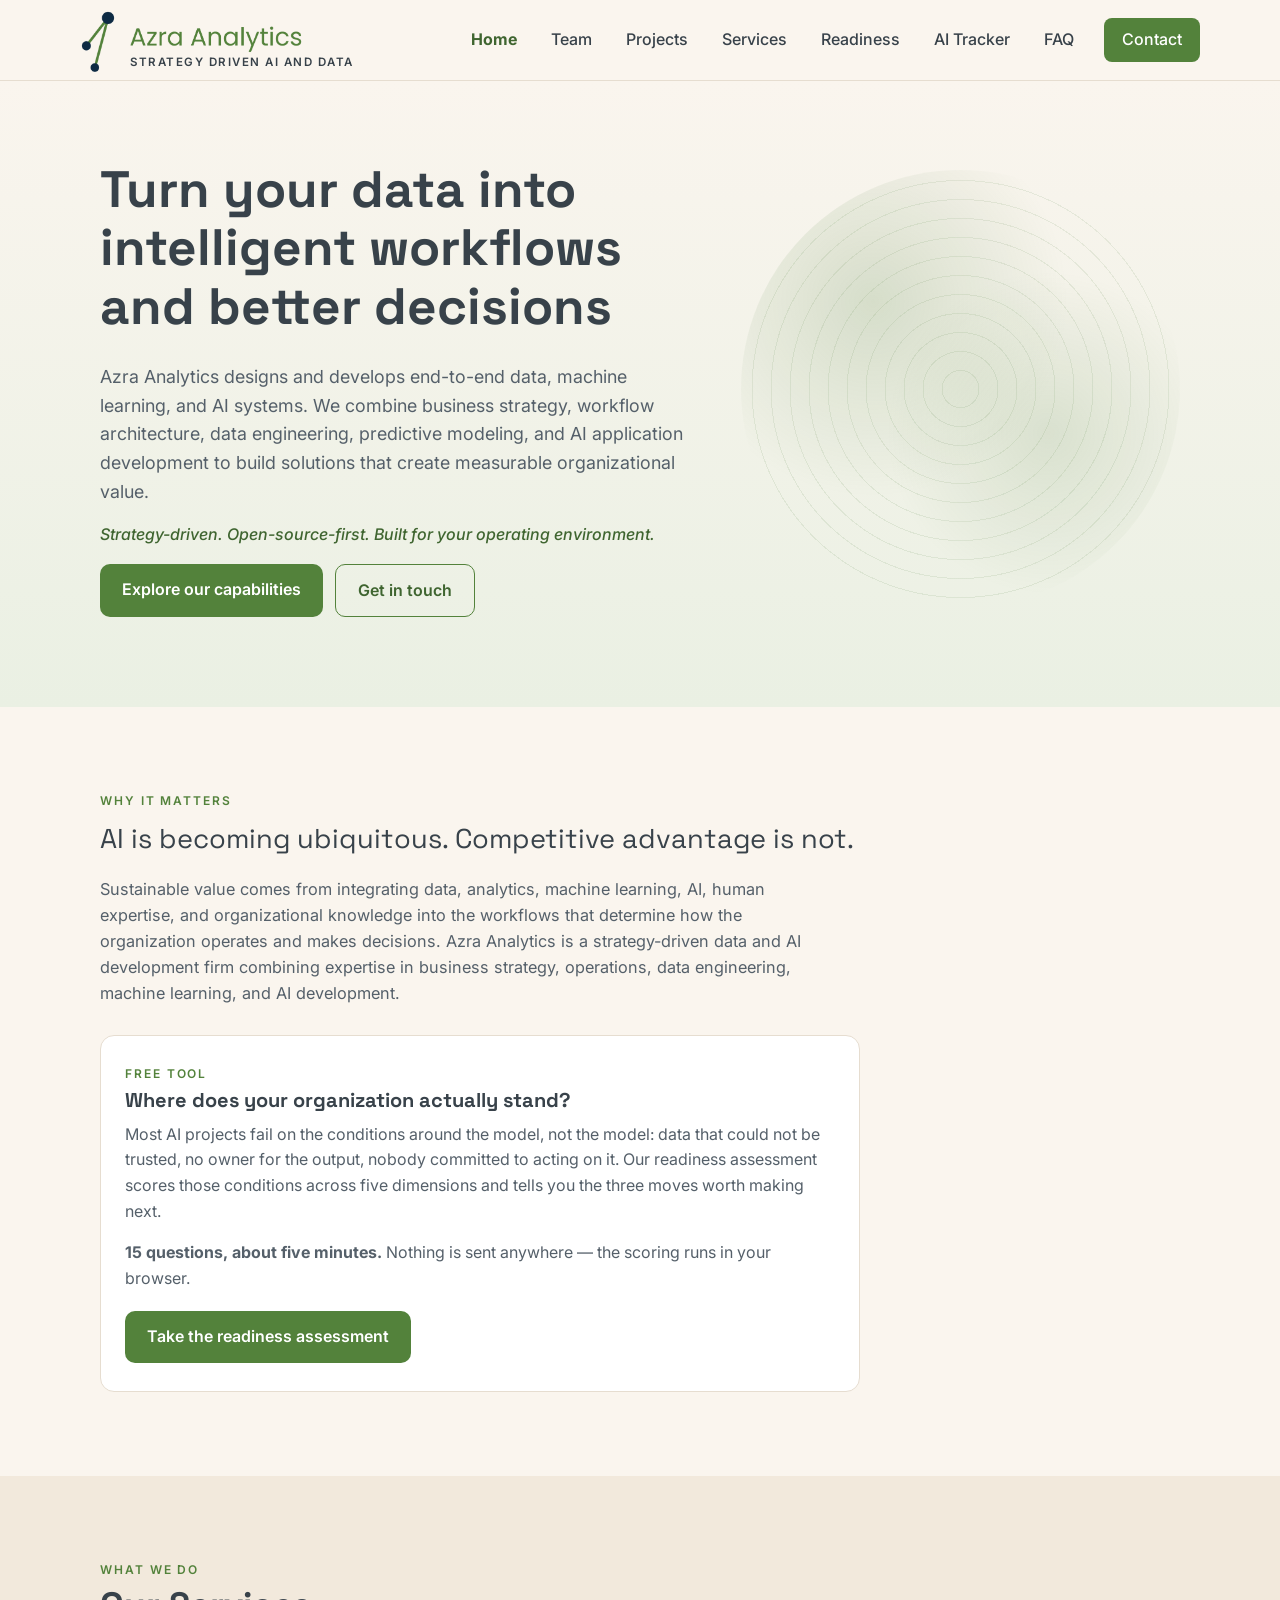
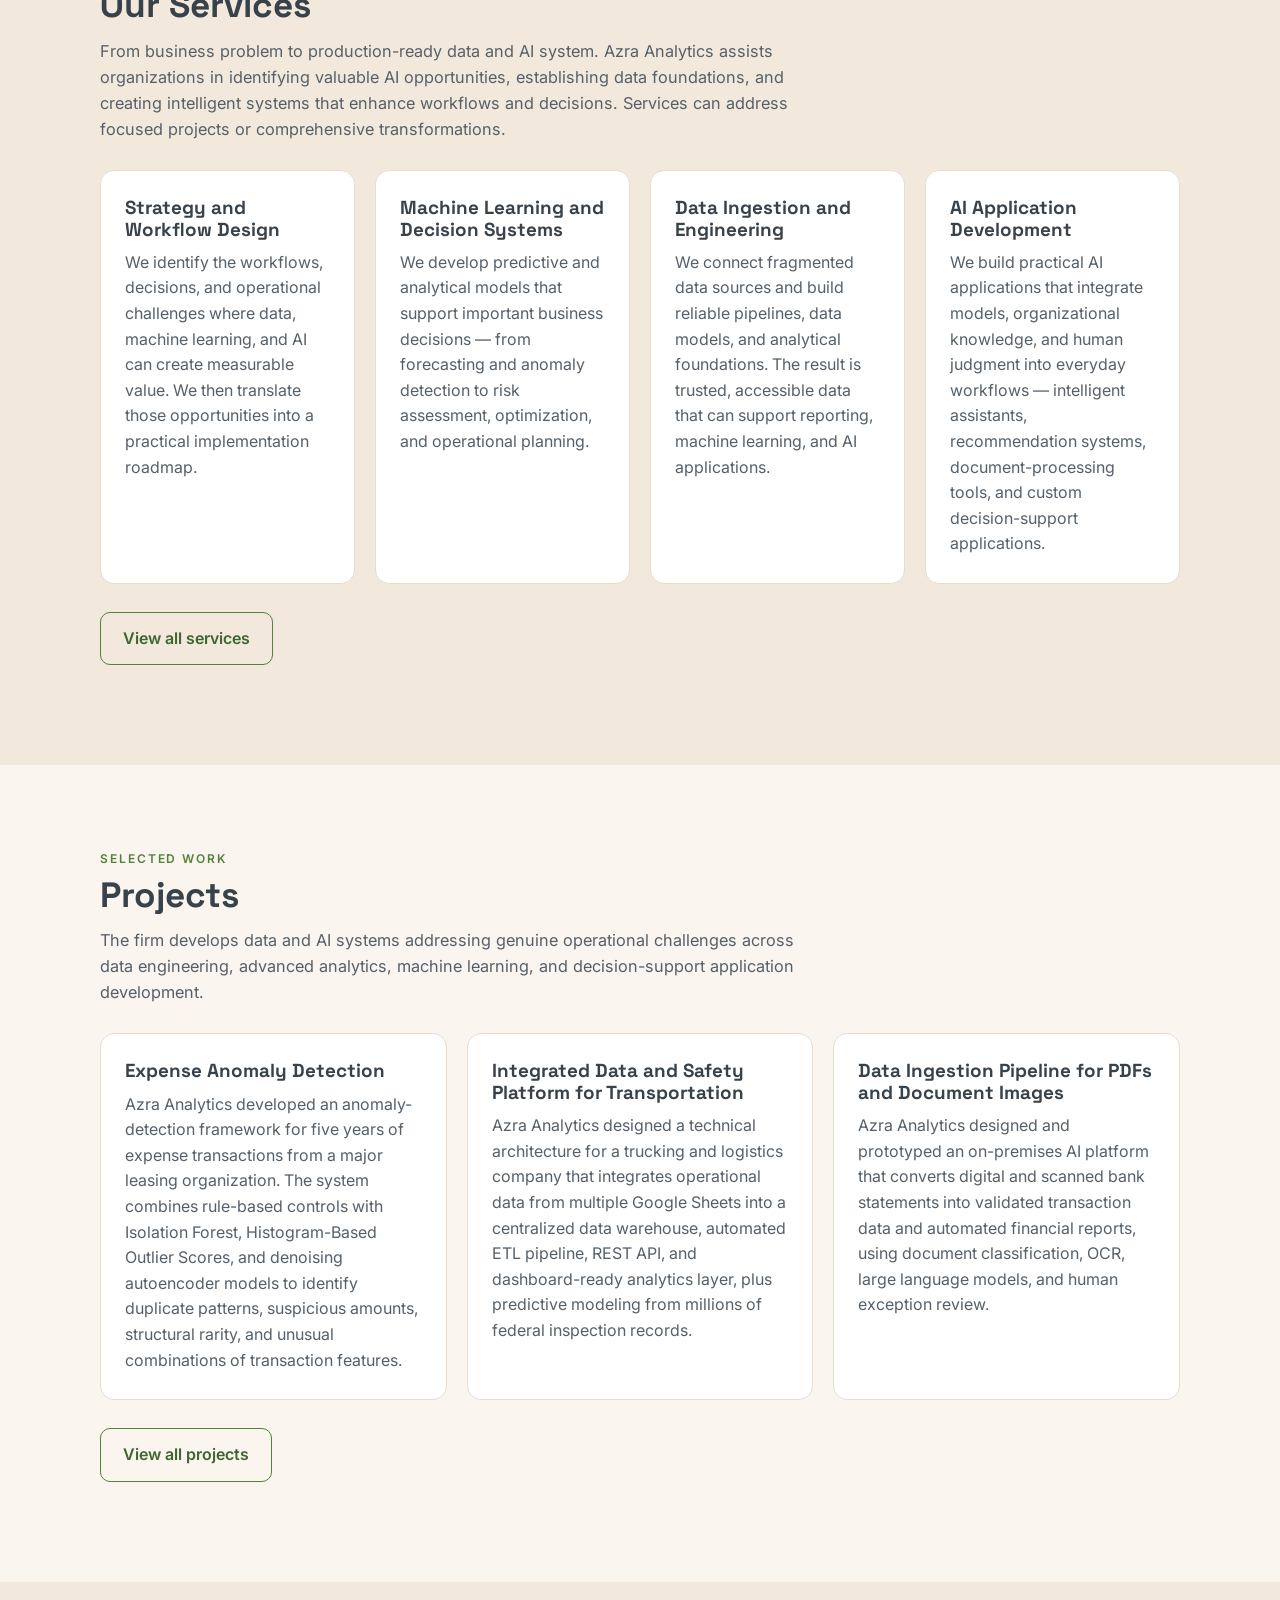
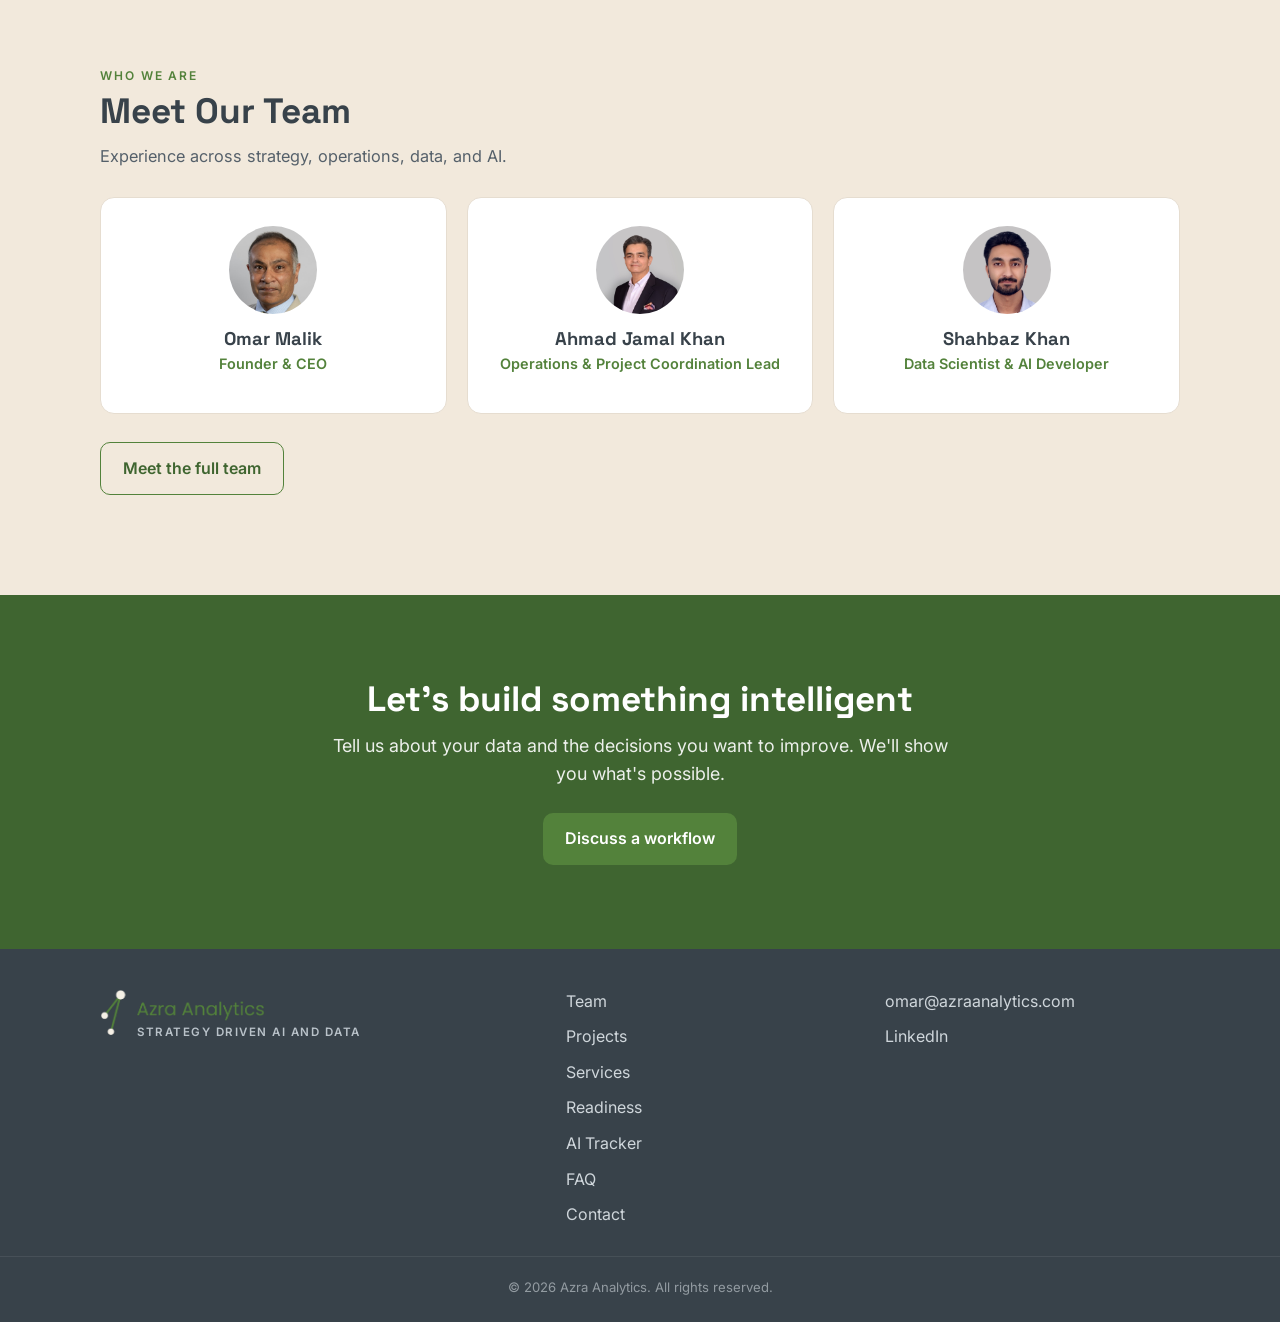
<file: index.html>
<!doctype html>
<html lang="en">
<head>
  <meta charset="utf-8" />
  <meta name="viewport" content="width=device-width, initial-scale=1" />
  <title>Azra Analytics — Strategy Driven AI and Data</title>
  <meta name="description" content="Azra Analytics designs and develops end-to-end data, machine learning, and AI systems that create measurable organizational value." />
  <link rel="preconnect" href="https://fonts.googleapis.com" />
  <link rel="preconnect" href="https://fonts.gstatic.com" crossorigin />
  <link href="https://fonts.googleapis.com/css2?family=Space+Grotesk:wght@500;600;700&family=Inter:wght@400;500;600&display=swap" rel="stylesheet" />
  <link rel="stylesheet" href="styles.css" />
  <script type="application/ld+json">
  {
    "@context": "https://schema.org",
    "@graph": [
      {
        "@type": "WebSite",
        "@id": "https://www.azraanalytics.com/#website",
        "url": "https://www.azraanalytics.com/",
        "name": "Azra Analytics",
        "publisher": { "@id": "https://www.azraanalytics.com/#org" }
      },
      {
        "@type": "ProfessionalService",
        "@id": "https://www.azraanalytics.com/#org",
        "name": "Azra Analytics",
        "url": "https://www.azraanalytics.com/",
        "email": "omar@azraanalytics.com",
        "slogan": "Strategy Driven AI and Data",
        "description": "Strategy-driven data and AI development firm. We connect business strategy, workflow design, data engineering, machine learning, and AI application development to improve how organizations operate and make decisions.",
        "areaServed": "Worldwide",
        "address": { "@type": "PostalAddress", "addressRegion": "MI", "addressCountry": "US" },
        "sameAs": ["https://www.linkedin.com/company/azra-analytics"],
        "knowsAbout": ["Data strategy", "Workflow design", "Data engineering", "Machine learning", "Anomaly detection", "AI application development", "Document processing", "Public-health data systems", "Predictive analytics"],
        "hasOfferCatalog": {
          "@type": "OfferCatalog",
          "name": "Services",
          "itemListElement": [
            { "@type": "Offer", "itemOffered": { "@type": "Service", "name": "Strategy and Workflow Design", "url": "https://www.azraanalytics.com/services.html", "description": "Identify the workflows and decisions where data, ML, and AI create measurable value; translate them into an implementation roadmap." } },
            { "@type": "Offer", "itemOffered": { "@type": "Service", "name": "Data Ingestion & Engineering", "url": "https://www.azraanalytics.com/services.html", "description": "Connect fragmented data sources and build reliable pipelines, data models, and validation controls." } },
            { "@type": "Offer", "itemOffered": { "@type": "Service", "name": "Machine Learning", "url": "https://www.azraanalytics.com/services.html", "description": "Predictive and analytical models built around a specific business decision: forecasting, anomaly detection, risk, optimization." } },
            { "@type": "Offer", "itemOffered": { "@type": "Service", "name": "AI Application Development", "url": "https://www.azraanalytics.com/services.html", "description": "Embed models and organizational knowledge into everyday workflows: assistants, document-processing systems, decision-support apps with human review." } }
          ]
        }
      }
    ]
  }
  </script>
</head>
<body>
  <!-- ===== Header ===== -->
  <header class="site-header" id="top">
    <div class="container header-inner">
      <a class="brand" href="index.html" aria-label="Azra Analytics home">
        <img class="brand-logo" src="images/logo.png" alt="Azra Analytics" />
        <span class="brand-tag">Strategy Driven AI and Data</span>
      </a>

      <button class="nav-toggle" aria-expanded="false" aria-controls="primary-nav" aria-label="Open menu">
        <span></span><span></span><span></span>
      </button>

      <nav class="primary-nav" id="primary-nav">
        <a href="index.html" aria-current="page">Home</a>
        <a href="team.html">Team</a>
        <a href="projects.html">Projects</a>
        <a href="services.html">Services</a>
        <a href="readiness.html">Readiness</a>
        <a href="ai-adoption-tracker.html">AI Tracker</a>
        <a href="faq.html">FAQ</a>
        <a href="contact.html" class="nav-cta">Contact</a>
      </nav>
    </div>
  </header>

  <main>
    <!-- ===== Hero ===== -->
    <section class="hero">
      <div class="container hero-inner">
        <div class="hero-copy">
          <h1>Turn your data into intelligent workflows and better decisions</h1>
          <p class="lead">
            Azra Analytics designs and develops end-to-end data, machine learning, and AI systems.
            We combine business strategy, workflow architecture, data engineering, predictive modeling,
            and AI application development to build solutions that create measurable organizational value.
          </p>
          <p class="hero-tagline">Strategy-driven. Open-source-first. Built for your operating environment.</p>
          <div class="hero-actions">
            <a class="btn btn-primary" href="services.html">Explore our capabilities</a>
            <a class="btn btn-ghost" href="contact.html">Get in touch</a>
          </div>
        </div>
        <div class="hero-visual" aria-hidden="true">
          <div class="network-graphic"></div>
        </div>
      </div>
    </section>

    <!-- ===== About ===== -->
    <section class="section">
      <div class="container">
        <p class="eyebrow">Why it matters</p>
        <p class="about-statement">AI is becoming ubiquitous. Competitive advantage is not.</p>
        <p class="section-intro">Sustainable value comes from integrating data, analytics, machine learning, AI, human expertise, and organizational knowledge into the workflows that determine how the organization operates and makes decisions. Azra Analytics is a strategy-driven data and AI development firm combining expertise in business strategy, operations, data engineering, machine learning, and AI development.</p>

        <div class="assess-panel" style="max-width:760px; margin-top:8px">
          <p class="eyebrow">Free tool</p>
          <h3 style="font-size:1.25rem">Where does your organization actually stand?</h3>
          <p>Most AI projects fail on the conditions around the model, not the model: data that could not be trusted, no owner for the output, nobody committed to acting on it. Our readiness assessment scores those conditions across five dimensions and tells you the three moves worth making next.</p>
          <p style="margin-bottom:20px"><strong>15 questions, about five minutes.</strong> Nothing is sent anywhere — the scoring runs in your browser.</p>
          <a class="btn btn-primary" href="readiness.html">Take the readiness assessment</a>
        </div>
      </div>
    </section>

    <!-- ===== Services ===== -->
    <section class="section section-alt" id="services">
      <div class="container">
        <p class="eyebrow">What we do</p>
        <h2 class="section-title">Our Services</h2>
        <p class="section-intro">From business problem to production-ready data and AI system. Azra Analytics assists organizations in identifying valuable AI opportunities, establishing data foundations, and creating intelligent systems that enhance workflows and decisions. Services can address focused projects or comprehensive transformations.</p>
        <div class="grid grid-4">
          <article class="card">
            <h3>Strategy and Workflow Design</h3>
            <p>We identify the workflows, decisions, and operational challenges where data, machine learning, and AI can create measurable value. We then translate those opportunities into a practical implementation roadmap.</p>
          </article>
          <article class="card">
            <h3>Machine Learning and Decision Systems</h3>
            <p>We develop predictive and analytical models that support important business decisions — from forecasting and anomaly detection to risk assessment, optimization, and operational planning.</p>
          </article>
          <article class="card">
            <h3>Data Ingestion and Engineering</h3>
            <p>We connect fragmented data sources and build reliable pipelines, data models, and analytical foundations. The result is trusted, accessible data that can support reporting, machine learning, and AI applications.</p>
          </article>
          <article class="card">
            <h3>AI Application Development</h3>
            <p>We build practical AI applications that integrate models, organizational knowledge, and human judgment into everyday workflows — intelligent assistants, recommendation systems, document-processing tools, and custom decision-support applications.</p>
          </article>
        </div>
        <p style="margin-top:28px"><a class="btn btn-ghost" href="services.html">View all services</a></p>
      </div>
    </section>

    <!-- ===== Projects ===== -->
    <section class="section" id="projects">
      <div class="container">
        <p class="eyebrow">Selected work</p>
        <h2 class="section-title">Projects</h2>
        <p class="section-intro">The firm develops data and AI systems addressing genuine operational challenges across data engineering, advanced analytics, machine learning, and decision-support application development.</p>
        <div class="grid grid-3">
          <article class="card">
            <h3>Expense Anomaly Detection</h3>
            <p>Azra Analytics developed an anomaly-detection framework for five years of expense transactions from a major leasing organization. The system combines rule-based controls with Isolation Forest, Histogram-Based Outlier Scores, and denoising autoencoder models to identify duplicate patterns, suspicious amounts, structural rarity, and unusual combinations of transaction features.</p>
          </article>
          <article class="card">
            <h3>Integrated Data and Safety Platform for Transportation</h3>
            <p>Azra Analytics designed a technical architecture for a trucking and logistics company that integrates operational data from multiple Google Sheets into a centralized data warehouse, automated ETL pipeline, REST API, and dashboard-ready analytics layer, plus predictive modeling from millions of federal inspection records.</p>
          </article>
          <article class="card">
            <h3>Data Ingestion Pipeline for PDFs and Document Images</h3>
            <p>Azra Analytics designed and prototyped an on-premises AI platform that converts digital and scanned bank statements into validated transaction data and automated financial reports, using document classification, OCR, large language models, and human exception review.</p>
          </article>
        </div>
        <p style="margin-top:28px"><a class="btn btn-ghost" href="projects.html">View all projects</a></p>
      </div>
    </section>

    <!-- ===== Team ===== -->
    <section class="section section-alt" id="team">
      <div class="container">
        <p class="eyebrow">Who we are</p>
        <h2 class="section-title">Meet Our Team</h2>
        <p class="section-intro">Experience across strategy, operations, data, and AI.</p>
        <div class="grid grid-3">
          <article class="team-card">
            <img class="avatar-photo" src="images/team/omar-malik.jpg" alt="Omar Malik" />
            <h3>Omar Malik</h3>
            <p class="role">Founder &amp; CEO</p>
          </article>
          <article class="team-card">
            <img class="avatar-photo" src="images/team/ahmad-jamal-khan.jpg" alt="Ahmad Jamal Khan" />
            <h3>Ahmad Jamal Khan</h3>
            <p class="role">Operations &amp; Project Coordination Lead</p>
          </article>
          <article class="team-card">
            <img class="avatar-photo" src="images/team/shahbaz-khan.png" alt="Shahbaz Khan" />
            <h3>Shahbaz Khan</h3>
            <p class="role">Data Scientist &amp; AI Developer</p>
          </article>
        </div>
        <p style="margin-top:28px"><a class="btn btn-ghost" href="team.html">Meet the full team</a></p>
      </div>
    </section>

    <!-- ===== Contact ===== -->
    <section class="section section-cta" id="contact">
      <div class="container contact-inner">
        <h2 class="section-title">Let's build something intelligent</h2>
        <p class="lead">Tell us about your data and the decisions you want to improve. We'll show you what's possible.</p>
        <a class="btn btn-primary" href="contact.html">Discuss a workflow</a>
      </div>
    </section>
  </main>

  <!-- ===== Footer ===== -->
  <footer class="site-footer">
    <div class="container footer-inner">
      <div class="footer-brand">
        <img class="footer-logo" src="images/logo-light.png" alt="Azra Analytics" />
        <span class="brand-tag">Strategy Driven AI and Data</span>
      </div>
      <nav class="footer-links" aria-label="Footer">
        <a href="team.html">Team</a>
        <a href="projects.html">Projects</a>
        <a href="services.html">Services</a>
        <a href="readiness.html">Readiness</a>
        <a href="ai-adoption-tracker.html">AI Tracker</a>
        <a href="faq.html">FAQ</a>
        <a href="contact.html">Contact</a>
      </nav>
      <div class="footer-contact">
        <a href="mailto:omar@azraanalytics.com">omar@azraanalytics.com</a>
        <a href="https://www.linkedin.com/company/azra-analytics" target="_blank" rel="noopener">LinkedIn</a>
      </div>
    </div>
    <p class="copyright">© 2026 Azra Analytics. All rights reserved.</p>
  </footer>

  <script>
    // Mobile nav toggle
    const toggle = document.querySelector('.nav-toggle');
    const nav = document.querySelector('.primary-nav');
    toggle.addEventListener('click', () => {
      const open = nav.classList.toggle('open');
      toggle.classList.toggle('open', open);
      toggle.setAttribute('aria-expanded', String(open));
    });
    // Close menu after tapping a link (mobile)
    nav.querySelectorAll('a').forEach(a =>
      a.addEventListener('click', () => {
        nav.classList.remove('open');
        toggle.classList.remove('open');
        toggle.setAttribute('aria-expanded', 'false');
      })
    );
  </script>
</body>
</html>
</file>
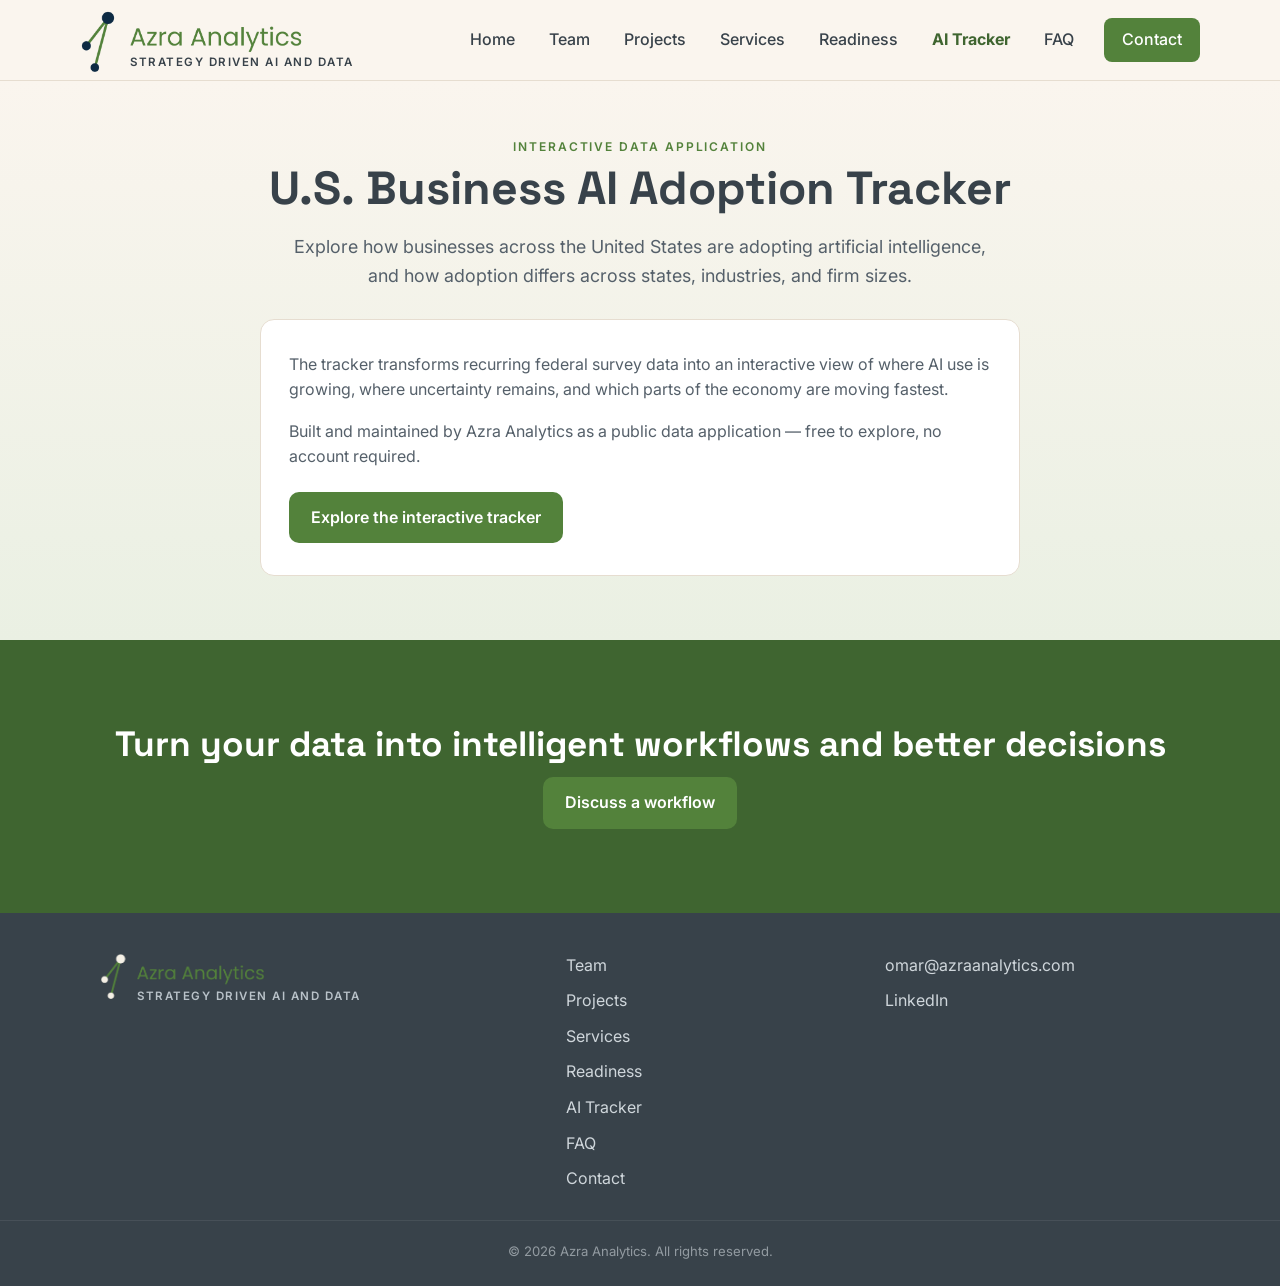
<file: ai-adoption-tracker.html>
<!doctype html>
<html lang="en">
<head>
  <meta charset="utf-8" />
  <meta name="viewport" content="width=device-width, initial-scale=1" />
  <title>AI Adoption Tracker — Azra Analytics</title>
  <meta name="description" content="Explore how businesses across the United States are adopting artificial intelligence, and how adoption differs across states, industries, and firm sizes." />
  <link rel="preconnect" href="https://fonts.googleapis.com" />
  <link rel="preconnect" href="https://fonts.gstatic.com" crossorigin />
  <link href="https://fonts.googleapis.com/css2?family=Space+Grotesk:wght@500;600;700&family=Inter:wght@400;500;600&display=swap" rel="stylesheet" />
  <link rel="stylesheet" href="styles.css" />
  <script type="application/ld+json">
  {
    "@context": "https://schema.org",
    "@graph": [
      {
        "@type": "ProfessionalService",
        "@id": "https://www.azraanalytics.com/#org",
        "name": "Azra Analytics",
        "url": "https://www.azraanalytics.com/",
        "email": "omar@azraanalytics.com",
        "slogan": "Strategy Driven AI and Data",
        "description": "Strategy-driven data and AI development firm connecting business strategy, workflow design, data engineering, machine learning, and AI application development.",
        "areaServed": "Worldwide",
        "address": { "@type": "PostalAddress", "addressRegion": "MI", "addressCountry": "US" },
        "sameAs": ["https://www.linkedin.com/company/azra-analytics"]
      },
      {
        "@type": "WebApplication",
        "name": "U.S. Business AI Adoption Tracker",
        "url": "https://ai-adoption-tracker.onrender.com/",
        "applicationCategory": "BusinessApplication",
        "operatingSystem": "Web",
        "offers": { "@type": "Offer", "price": "0", "priceCurrency": "USD" },
        "creator": { "@id": "https://www.azraanalytics.com/#org" },
        "description": "A free public data application that transforms recurring U.S. federal survey data into an interactive view of how businesses are adopting AI across states, industries, and firm sizes. No account required."
      }
    ]
  }
  </script>
</head>
<body>
  <!-- ===== Header ===== -->
  <header class="site-header">
    <div class="container header-inner">
      <a class="brand" href="index.html" aria-label="Azra Analytics home">
        <img class="brand-logo" src="images/logo.png" alt="Azra Analytics" />
        <span class="brand-tag">Strategy Driven AI and Data</span>
      </a>

      <button class="nav-toggle" aria-expanded="false" aria-controls="primary-nav" aria-label="Open menu">
        <span></span><span></span><span></span>
      </button>

      <nav class="primary-nav" id="primary-nav">
        <a href="index.html">Home</a>
        <a href="team.html">Team</a>
        <a href="projects.html">Projects</a>
        <a href="services.html">Services</a>
        <a href="readiness.html">Readiness</a>
        <a href="ai-adoption-tracker.html" aria-current="page">AI Tracker</a>
        <a href="faq.html">FAQ</a>
        <a href="contact.html" class="nav-cta">Contact</a>
      </nav>
    </div>
  </header>

  <main>
    <!-- ===== Tracker hero ===== -->
    <section class="tracker-hero">
      <div class="container">
        <p class="eyebrow">Interactive data application</p>
        <h1>U.S. Business AI Adoption Tracker</h1>
        <p class="lead">Explore how businesses across the United States are adopting artificial intelligence, and how adoption differs across states, industries, and firm sizes.</p>

        <div class="tracker-panel">
          <p>The tracker transforms recurring federal survey data into an interactive view of where AI use is growing, where uncertainty remains, and which parts of the economy are moving fastest.</p>
          <p>Built and maintained by Azra Analytics as a public data application — free to explore, no account required.</p>
          <a class="btn btn-primary" href="https://ai-adoption-tracker.onrender.com/" target="_blank" rel="noopener">Explore the interactive tracker</a>
        </div>
      </div>
    </section>

    <!-- ===== Contact CTA ===== -->
    <section class="section section-cta">
      <div class="container contact-inner">
        <h2 class="section-title">Turn your data into intelligent workflows and better decisions</h2>
        <a class="btn btn-primary" href="contact.html">Discuss a workflow</a>
      </div>
    </section>
  </main>

  <!-- ===== Footer ===== -->
  <footer class="site-footer">
    <div class="container footer-inner">
      <div class="footer-brand">
        <img class="footer-logo" src="images/logo-light.png" alt="Azra Analytics" />
        <span class="brand-tag">Strategy Driven AI and Data</span>
      </div>
      <nav class="footer-links" aria-label="Footer">
        <a href="team.html">Team</a>
        <a href="projects.html">Projects</a>
        <a href="services.html">Services</a>
        <a href="readiness.html">Readiness</a>
        <a href="ai-adoption-tracker.html">AI Tracker</a>
        <a href="faq.html">FAQ</a>
        <a href="contact.html">Contact</a>
      </nav>
      <div class="footer-contact">
        <a href="mailto:omar@azraanalytics.com">omar@azraanalytics.com</a>
        <a href="https://www.linkedin.com/company/azra-analytics" target="_blank" rel="noopener">LinkedIn</a>
      </div>
    </div>
    <p class="copyright">© 2026 Azra Analytics. All rights reserved.</p>
  </footer>

  <script>
    const toggle = document.querySelector('.nav-toggle');
    const nav = document.querySelector('.primary-nav');
    toggle.addEventListener('click', () => {
      const open = nav.classList.toggle('open');
      toggle.classList.toggle('open', open);
      toggle.setAttribute('aria-expanded', String(open));
    });
    nav.querySelectorAll('a').forEach(a =>
      a.addEventListener('click', () => {
        nav.classList.remove('open');
        toggle.classList.remove('open');
        toggle.setAttribute('aria-expanded', 'false');
      })
    );
  </script>
</body>
</html>
</file>
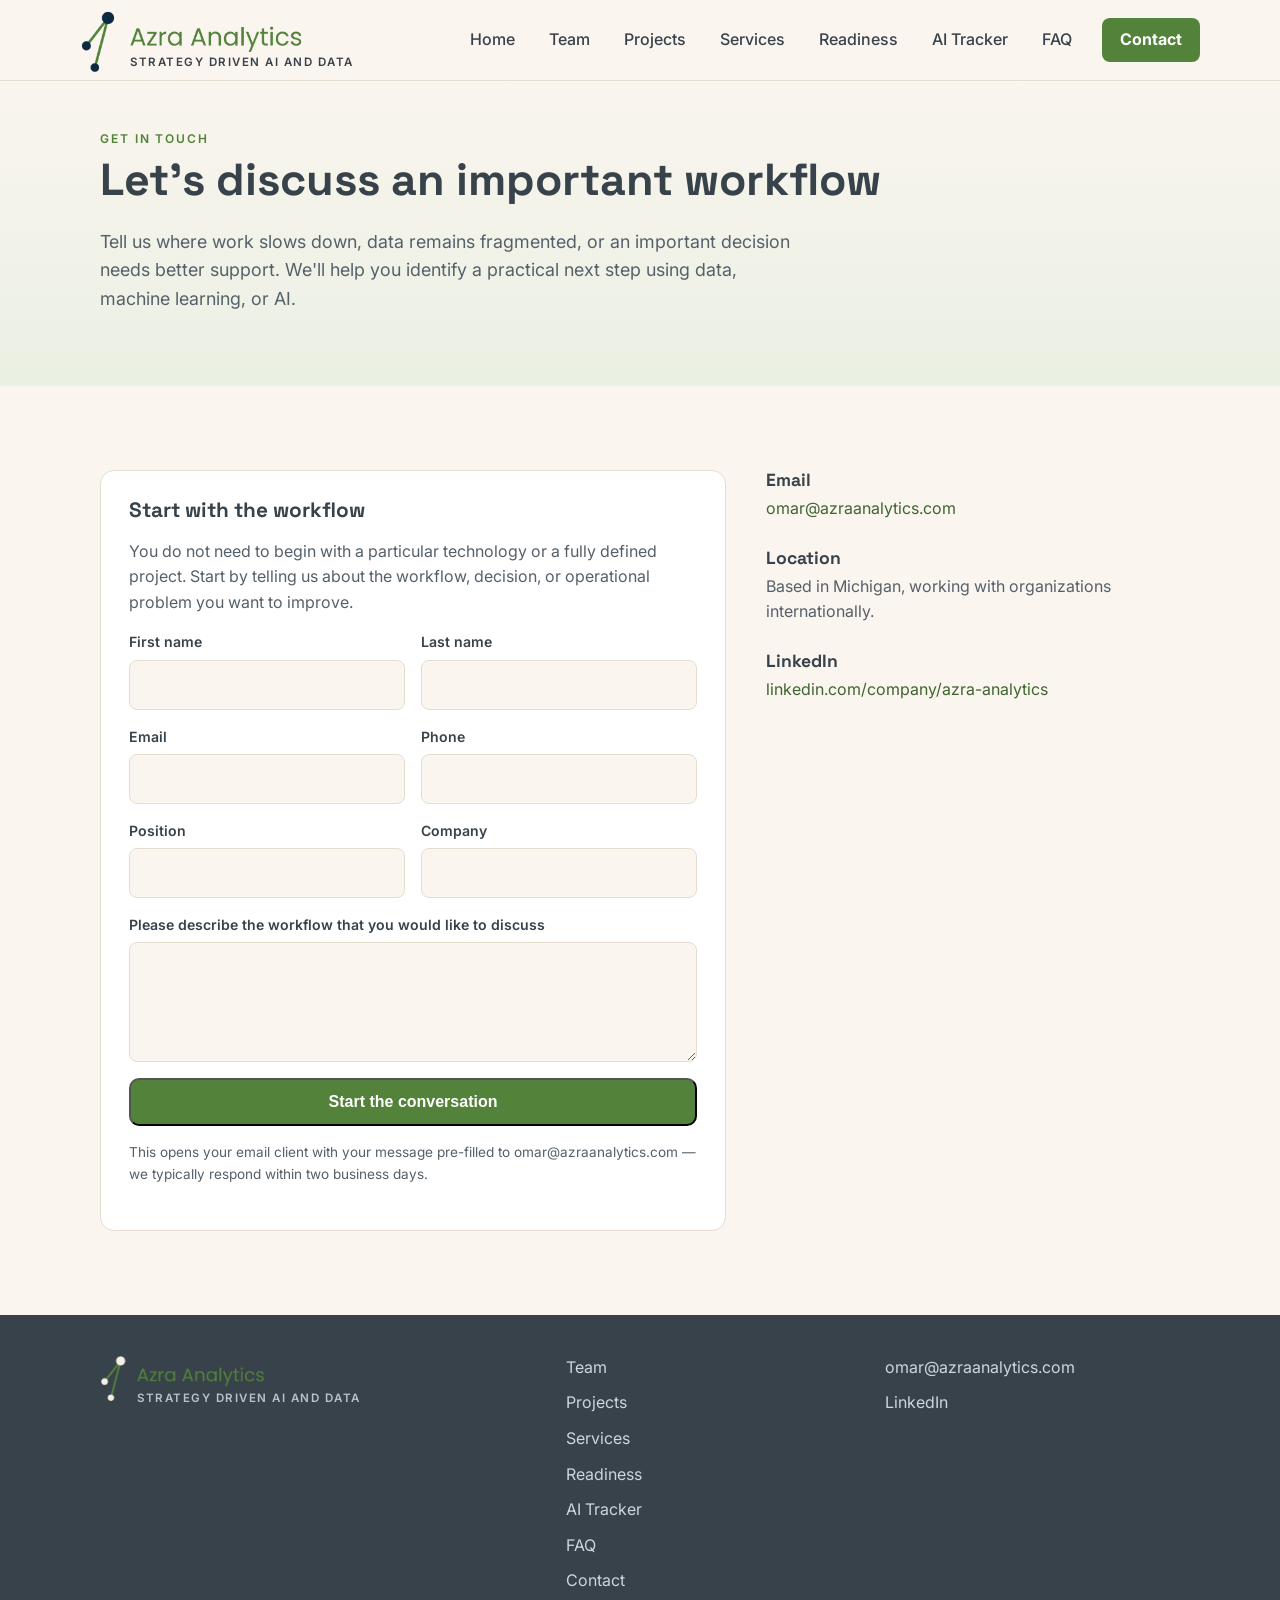
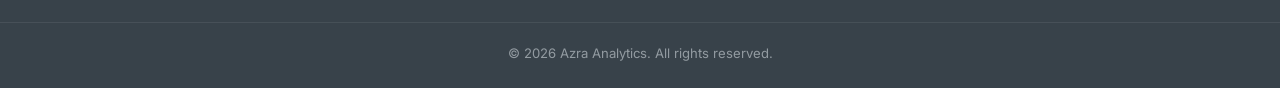
<file: contact.html>
<!doctype html>
<html lang="en">
<head>
  <meta charset="utf-8" />
  <meta name="viewport" content="width=device-width, initial-scale=1" />
  <title>Discuss a Workflow — Azra Analytics</title>
  <meta name="description" content="Tell us where work slows down, data remains fragmented, or an important decision needs better support." />
  <link rel="preconnect" href="https://fonts.googleapis.com" />
  <link rel="preconnect" href="https://fonts.gstatic.com" crossorigin />
  <link href="https://fonts.googleapis.com/css2?family=Space+Grotesk:wght@500;600;700&family=Inter:wght@400;500;600&display=swap" rel="stylesheet" />
  <link rel="stylesheet" href="styles.css" />
  <script type="application/ld+json">
  {
    "@context": "https://schema.org",
    "@graph": [
      {
        "@type": "ProfessionalService",
        "@id": "https://www.azraanalytics.com/#org",
        "name": "Azra Analytics",
        "url": "https://www.azraanalytics.com/",
        "email": "omar@azraanalytics.com",
        "slogan": "Strategy Driven AI and Data",
        "description": "Strategy-driven data and AI development firm connecting business strategy, workflow design, data engineering, machine learning, and AI application development.",
        "areaServed": "Worldwide",
        "address": { "@type": "PostalAddress", "addressRegion": "MI", "addressCountry": "US" },
        "sameAs": ["https://www.linkedin.com/company/azra-analytics"],
        "contactPoint": { "@type": "ContactPoint", "email": "omar@azraanalytics.com", "contactType": "sales" }
      },
      {
        "@type": "ContactPage",
        "@id": "https://www.azraanalytics.com/contact.html",
        "name": "Discuss a Workflow — Azra Analytics",
        "about": { "@id": "https://www.azraanalytics.com/#org" }
      }
    ]
  }
  </script>
</head>
<body>
  <!-- ===== Header ===== -->
  <header class="site-header">
    <div class="container header-inner">
      <a class="brand" href="index.html" aria-label="Azra Analytics home">
        <img class="brand-logo" src="images/logo.png" alt="Azra Analytics" />
        <span class="brand-tag">Strategy Driven AI and Data</span>
      </a>

      <button class="nav-toggle" aria-expanded="false" aria-controls="primary-nav" aria-label="Open menu">
        <span></span><span></span><span></span>
      </button>

      <nav class="primary-nav" id="primary-nav">
        <a href="index.html">Home</a>
        <a href="team.html">Team</a>
        <a href="projects.html">Projects</a>
        <a href="services.html">Services</a>
        <a href="readiness.html">Readiness</a>
        <a href="ai-adoption-tracker.html">AI Tracker</a>
        <a href="faq.html">FAQ</a>
        <a href="contact.html" class="nav-cta" aria-current="page">Contact</a>
      </nav>
    </div>
  </header>

  <main>
    <!-- ===== Page intro ===== -->
    <section class="page-intro">
      <div class="container">
        <p class="eyebrow">Get in touch</p>
        <h1>Let's discuss an important workflow</h1>
        <p class="lead">Tell us where work slows down, data remains fragmented, or an important decision needs better support. We'll help you identify a practical next step using data, machine learning, or AI.</p>
      </div>
    </section>

    <!-- ===== Contact form ===== -->
    <section class="section">
      <div class="container contact-layout">
        <form class="contact-form" id="contact-form">
          <h2 class="section-title" style="font-size:1.3rem; margin-bottom:0">Start with the workflow</h2>
          <p style="margin:0">You do not need to begin with a particular technology or a fully defined project. Start by telling us about the workflow, decision, or operational problem you want to improve.</p>

          <div class="form-row">
            <div class="field">
              <label for="first-name">First name</label>
              <input type="text" id="first-name" name="firstName" required />
            </div>
            <div class="field">
              <label for="last-name">Last name</label>
              <input type="text" id="last-name" name="lastName" required />
            </div>
          </div>
          <div class="form-row">
            <div class="field">
              <label for="email">Email</label>
              <input type="email" id="email" name="email" required />
            </div>
            <div class="field">
              <label for="phone">Phone</label>
              <input type="tel" id="phone" name="phone" />
            </div>
          </div>
          <div class="form-row">
            <div class="field">
              <label for="position">Position</label>
              <input type="text" id="position" name="position" />
            </div>
            <div class="field">
              <label for="company">Company</label>
              <input type="text" id="company" name="company" />
            </div>
          </div>
          <div class="field">
            <label for="message">Please describe the workflow that you would like to discuss</label>
            <textarea id="message" name="message" required></textarea>
          </div>

          <button type="submit" class="btn btn-primary">Start the conversation</button>
          <p class="form-note" id="form-note">This opens your email client with your message pre-filled to omar@azraanalytics.com — we typically respond within two business days.</p>
        </form>

        <aside class="contact-meta">
          <div class="meta-block">
            <h3>Email</h3>
            <p><a href="mailto:omar@azraanalytics.com">omar@azraanalytics.com</a></p>
          </div>
          <div class="meta-block">
            <h3>Location</h3>
            <p>Based in Michigan, working with organizations internationally.</p>
          </div>
          <div class="meta-block">
            <h3>LinkedIn</h3>
            <p><a href="https://www.linkedin.com/company/azra-analytics" target="_blank" rel="noopener">linkedin.com/company/azra-analytics</a></p>
          </div>
        </aside>
      </div>
    </section>
  </main>

  <!-- ===== Footer ===== -->
  <footer class="site-footer">
    <div class="container footer-inner">
      <div class="footer-brand">
        <img class="footer-logo" src="images/logo-light.png" alt="Azra Analytics" />
        <span class="brand-tag">Strategy Driven AI and Data</span>
      </div>
      <nav class="footer-links" aria-label="Footer">
        <a href="team.html">Team</a>
        <a href="projects.html">Projects</a>
        <a href="services.html">Services</a>
        <a href="readiness.html">Readiness</a>
        <a href="ai-adoption-tracker.html">AI Tracker</a>
        <a href="faq.html">FAQ</a>
        <a href="contact.html">Contact</a>
      </nav>
      <div class="footer-contact">
        <a href="mailto:omar@azraanalytics.com">omar@azraanalytics.com</a>
        <a href="https://www.linkedin.com/company/azra-analytics" target="_blank" rel="noopener">LinkedIn</a>
      </div>
    </div>
    <p class="copyright">© 2026 Azra Analytics. All rights reserved.</p>
  </footer>

  <script>
    const toggle = document.querySelector('.nav-toggle');
    const nav = document.querySelector('.primary-nav');
    toggle.addEventListener('click', () => {
      const open = nav.classList.toggle('open');
      toggle.classList.toggle('open', open);
      toggle.setAttribute('aria-expanded', String(open));
    });
    nav.querySelectorAll('a').forEach(a =>
      a.addEventListener('click', () => {
        nav.classList.remove('open');
        toggle.classList.remove('open');
        toggle.setAttribute('aria-expanded', 'false');
      })
    );

    // No backend on this static site — build a pre-filled mailto: link from the form fields.
    document.getElementById('contact-form').addEventListener('submit', (e) => {
      e.preventDefault();
      const f = e.target;
      const subject = `Workflow inquiry from ${f.firstName.value} ${f.lastName.value}`.trim();
      const bodyLines = [
        `Name: ${f.firstName.value} ${f.lastName.value}`,
        f.position.value ? `Position: ${f.position.value}` : null,
        f.company.value ? `Company: ${f.company.value}` : null,
        f.phone.value ? `Phone: ${f.phone.value}` : null,
        `Email: ${f.email.value}`,
        '',
        f.message.value
      ].filter(Boolean).join('\n');
      window.location.href = `mailto:omar@azraanalytics.com?subject=${encodeURIComponent(subject)}&body=${encodeURIComponent(bodyLines)}`;
    });
  </script>
</body>
</html>
</file>
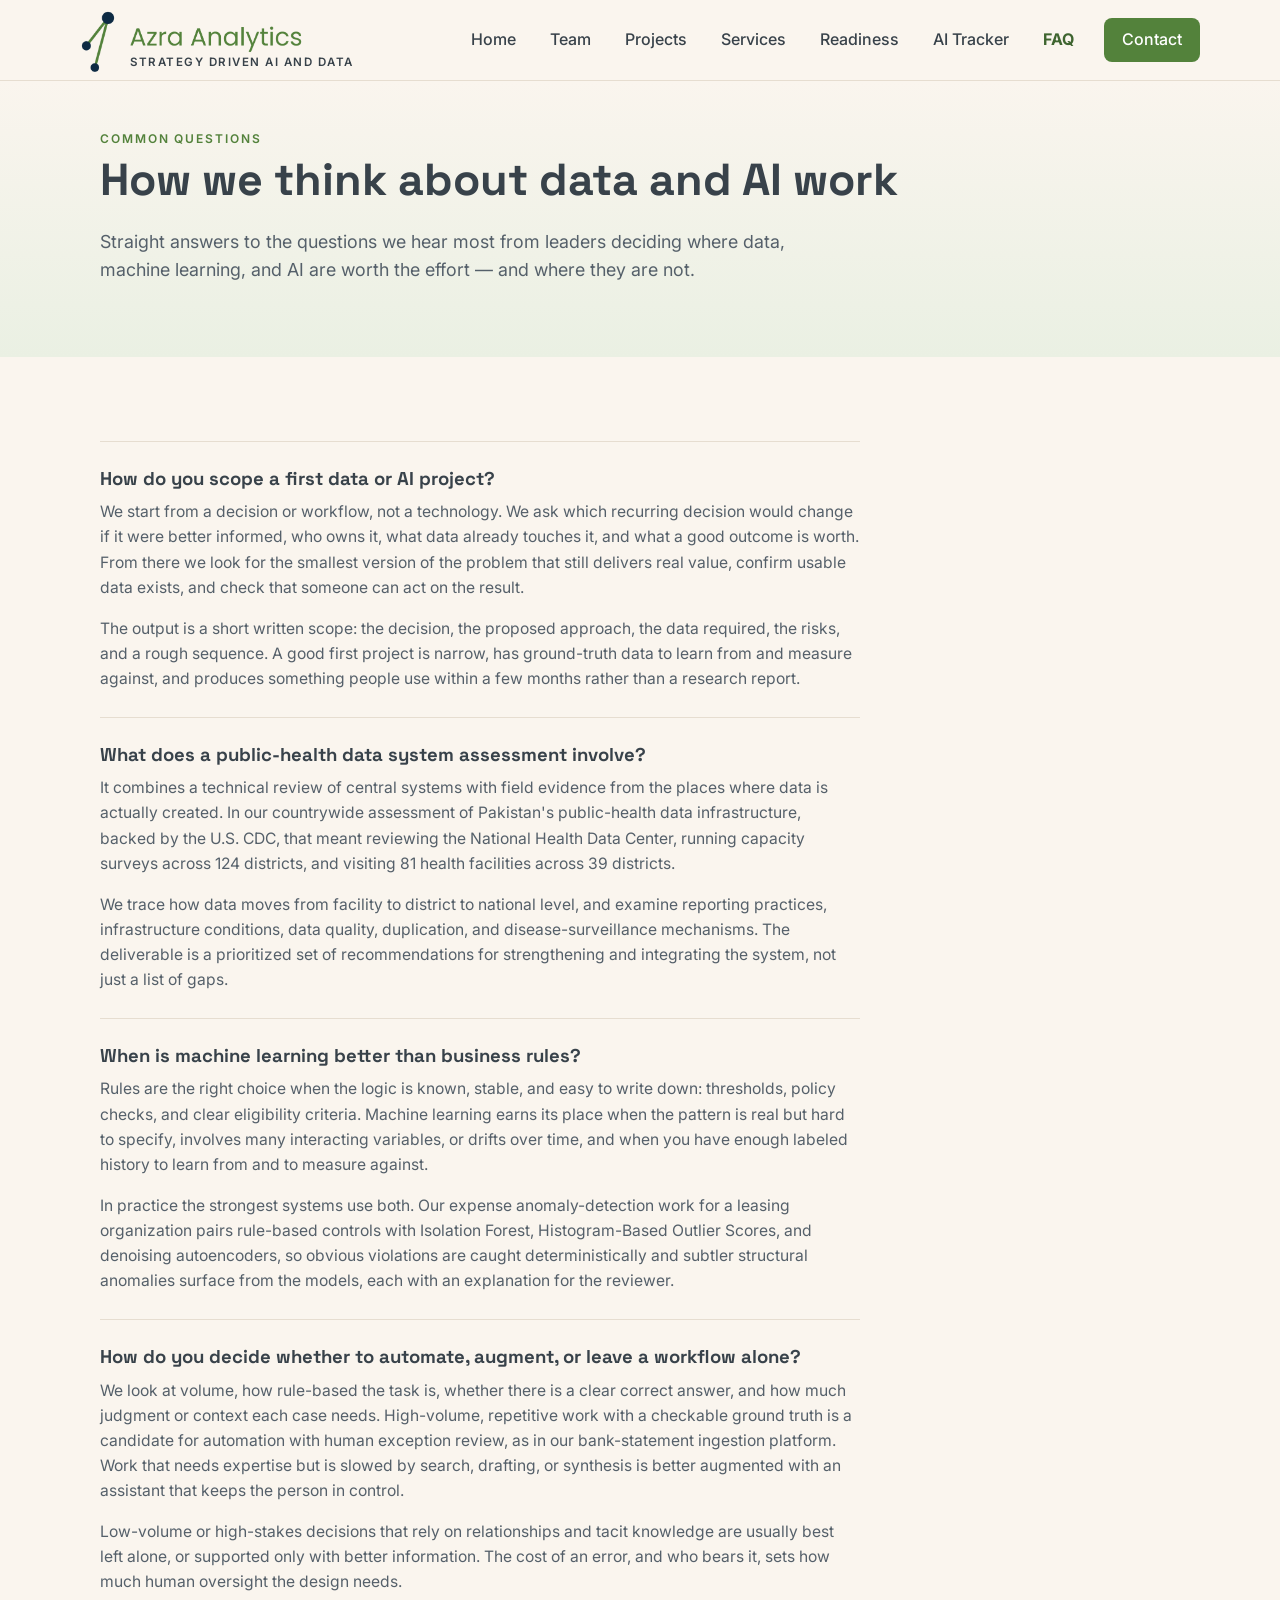
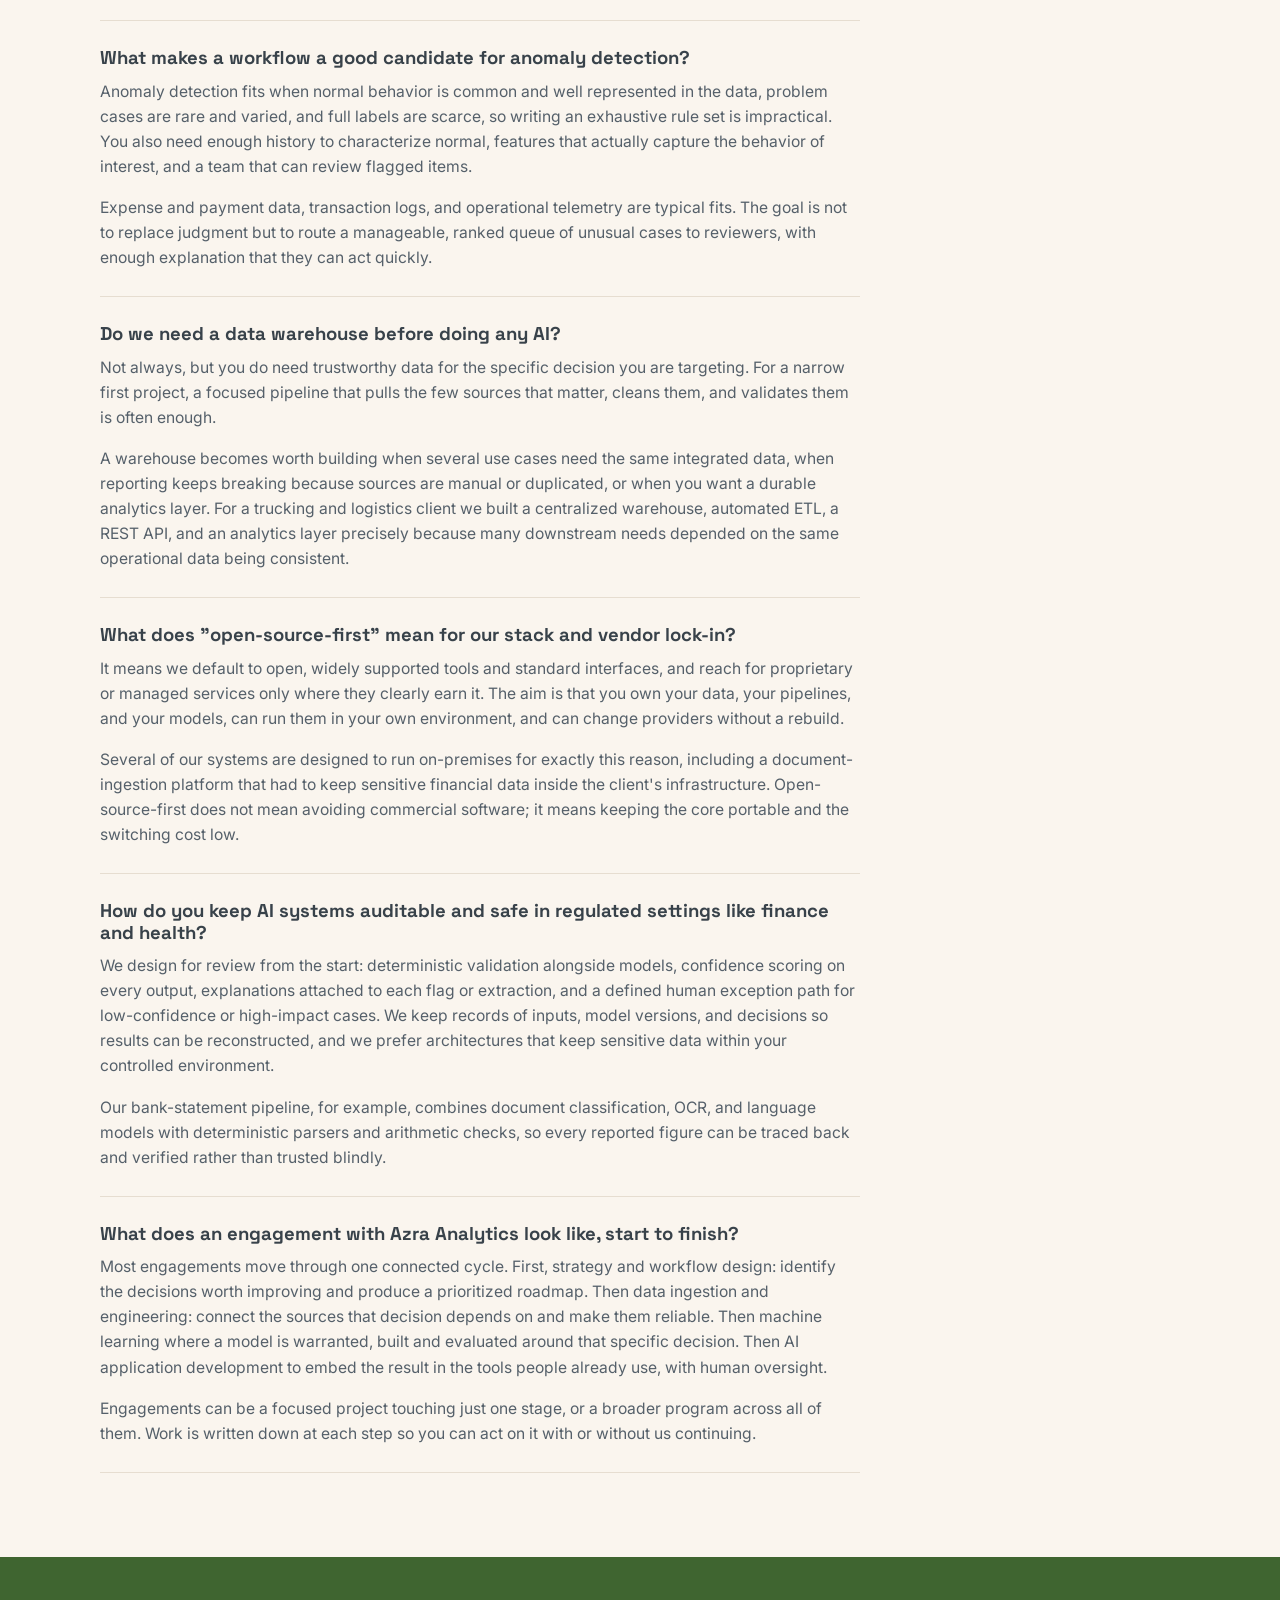
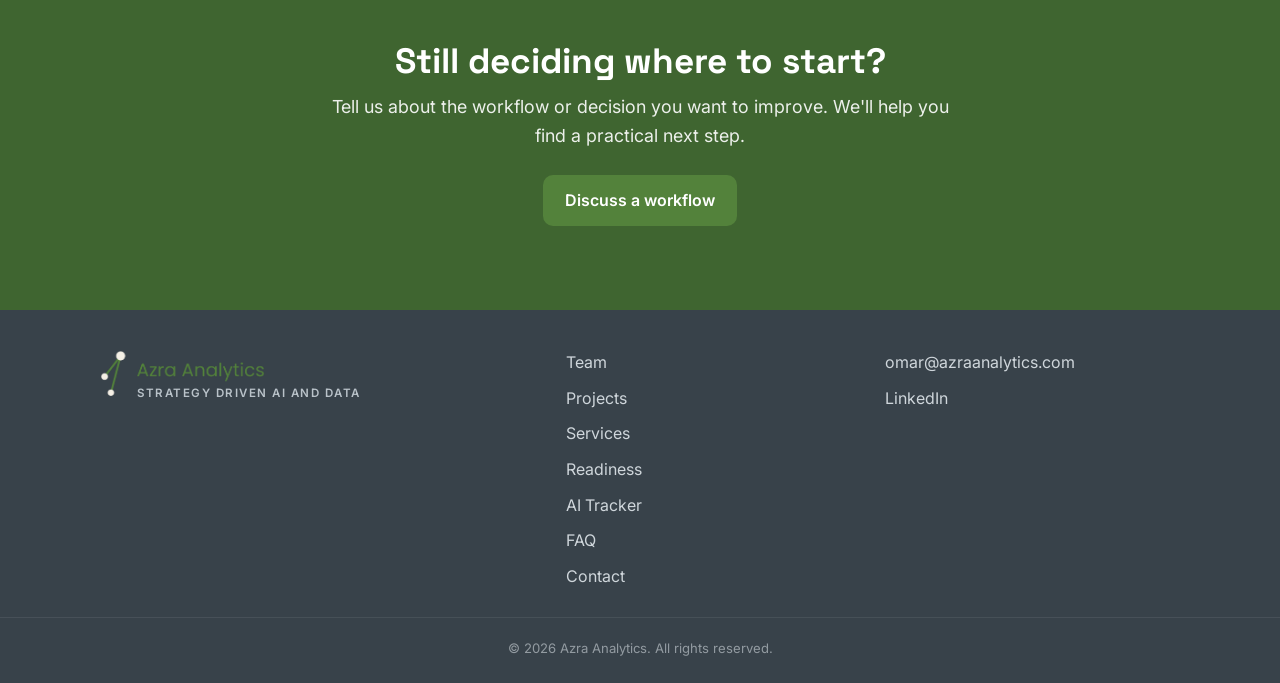
<file: faq.html>
<!doctype html>
<html lang="en">
<head>
  <meta charset="utf-8" />
  <meta name="viewport" content="width=device-width, initial-scale=1" />
  <title>FAQ — Azra Analytics</title>
  <meta name="description" content="How Azra Analytics scopes data and AI projects: assessments, machine learning vs. rules, automate vs. augment, data foundations, auditability, and what an engagement looks like." />
  <link rel="preconnect" href="https://fonts.googleapis.com" />
  <link rel="preconnect" href="https://fonts.gstatic.com" crossorigin />
  <link href="https://fonts.googleapis.com/css2?family=Space+Grotesk:wght@500;600;700&family=Inter:wght@400;500;600&display=swap" rel="stylesheet" />
  <link rel="stylesheet" href="styles.css" />
  <script type="application/ld+json">
  {
    "@context": "https://schema.org",
    "@graph": [
      {
        "@type": "ProfessionalService",
        "@id": "https://www.azraanalytics.com/#org",
        "name": "Azra Analytics",
        "url": "https://www.azraanalytics.com/",
        "email": "omar@azraanalytics.com",
        "slogan": "Strategy Driven AI and Data",
        "description": "Strategy-driven data and AI development firm connecting business strategy, workflow design, data engineering, machine learning, and AI application development.",
        "areaServed": "Worldwide",
        "address": { "@type": "PostalAddress", "addressRegion": "MI", "addressCountry": "US" },
        "sameAs": ["https://www.linkedin.com/company/azra-analytics"],
        "knowsAbout": ["Data strategy", "Workflow design", "Data engineering", "Machine learning", "Anomaly detection", "AI application development", "Document processing", "Public-health data systems", "Predictive analytics"]
      },
      {
        "@type": "FAQPage",
        "@id": "https://www.azraanalytics.com/faq.html",
        "mainEntity": [
          {
            "@type": "Question",
            "name": "How do you scope a first data or AI project?",
            "acceptedAnswer": { "@type": "Answer", "text": "We start from a decision or workflow, not a technology. We ask which recurring decision would change if it were better informed, who owns it, what data already touches it, and what a good outcome is worth. From there we look for the smallest version of the problem that still delivers real value, confirm usable data exists, and check that someone can act on the result. The output is a short written scope: the decision, the proposed approach, the data required, the risks, and a rough sequence. A good first project is narrow, has ground-truth data to learn from and measure against, and produces something people use within a few months rather than a research report." }
          },
          {
            "@type": "Question",
            "name": "What does a public-health data system assessment involve?",
            "acceptedAnswer": { "@type": "Answer", "text": "It combines a technical review of central systems with field evidence from the places where data is actually created. In our countrywide assessment of Pakistan's public-health data infrastructure, backed by the U.S. CDC, that meant reviewing the National Health Data Center, running capacity surveys across 124 districts, and visiting 81 health facilities across 39 districts. We trace how data moves from facility to district to national level, and examine reporting practices, infrastructure conditions, data quality, duplication, and disease-surveillance mechanisms. The deliverable is a prioritized set of recommendations for strengthening and integrating the system, not just a list of gaps." }
          },
          {
            "@type": "Question",
            "name": "When is machine learning better than business rules?",
            "acceptedAnswer": { "@type": "Answer", "text": "Rules are the right choice when the logic is known, stable, and easy to write down: thresholds, policy checks, and clear eligibility criteria. Machine learning earns its place when the pattern is real but hard to specify, involves many interacting variables, or drifts over time, and when you have enough labeled history to learn from and to measure against. In practice the strongest systems use both. Our expense anomaly-detection work for a leasing organization pairs rule-based controls with Isolation Forest, Histogram-Based Outlier Scores, and denoising autoencoders, so obvious violations are caught deterministically and subtler structural anomalies surface from the models, each with an explanation for the reviewer." }
          },
          {
            "@type": "Question",
            "name": "How do you decide whether to automate, augment, or leave a workflow alone?",
            "acceptedAnswer": { "@type": "Answer", "text": "We look at volume, how rule-based the task is, whether there is a clear correct answer, and how much judgment or context each case needs. High-volume, repetitive work with a checkable ground truth is a candidate for automation with human exception review, as in our bank-statement ingestion platform. Work that needs expertise but is slowed by search, drafting, or synthesis is better augmented with an assistant that keeps the person in control. Low-volume or high-stakes decisions that rely on relationships and tacit knowledge are usually best left alone, or supported only with better information. The cost of an error, and who bears it, sets how much human oversight the design needs." }
          },
          {
            "@type": "Question",
            "name": "What makes a workflow a good candidate for anomaly detection?",
            "acceptedAnswer": { "@type": "Answer", "text": "Anomaly detection fits when normal behavior is common and well represented in the data, problem cases are rare and varied, and full labels are scarce, so writing an exhaustive rule set is impractical. You also need enough history to characterize normal, features that actually capture the behavior of interest, and a team that can review flagged items. Expense and payment data, transaction logs, and operational telemetry are typical fits. The goal is not to replace judgment but to route a manageable, ranked queue of unusual cases to reviewers, with enough explanation that they can act quickly." }
          },
          {
            "@type": "Question",
            "name": "Do we need a data warehouse before doing any AI?",
            "acceptedAnswer": { "@type": "Answer", "text": "Not always, but you do need trustworthy data for the specific decision you are targeting. For a narrow first project, a focused pipeline that pulls the few sources that matter, cleans them, and validates them is often enough. A warehouse becomes worth building when several use cases need the same integrated data, when reporting keeps breaking because sources are manual or duplicated, or when you want a durable analytics layer. For a trucking and logistics client we built a centralized warehouse, automated ETL, a REST API, and an analytics layer precisely because many downstream needs depended on the same operational data being consistent." }
          },
          {
            "@type": "Question",
            "name": "What does 'open-source-first' mean for our stack and vendor lock-in?",
            "acceptedAnswer": { "@type": "Answer", "text": "It means we default to open, widely supported tools and standard interfaces, and reach for proprietary or managed services only where they clearly earn it. The aim is that you own your data, your pipelines, and your models, can run them in your own environment, and can change providers without a rebuild. Several of our systems are designed to run on-premises for exactly this reason, including a document-ingestion platform that had to keep sensitive financial data inside the client's infrastructure. Open-source-first does not mean avoiding commercial software; it means keeping the core portable and the switching cost low." }
          },
          {
            "@type": "Question",
            "name": "How do you keep AI systems auditable and safe in regulated settings like finance and health?",
            "acceptedAnswer": { "@type": "Answer", "text": "We design for review from the start: deterministic validation alongside models, confidence scoring on every output, explanations attached to each flag or extraction, and a defined human exception path for low-confidence or high-impact cases. We keep records of inputs, model versions, and decisions so results can be reconstructed, and we prefer architectures that keep sensitive data within your controlled environment. Our bank-statement pipeline, for example, combines document classification, OCR, and language models with deterministic parsers and arithmetic checks, so every reported figure can be traced back and verified rather than trusted blindly." }
          },
          {
            "@type": "Question",
            "name": "What does an engagement with Azra Analytics look like, start to finish?",
            "acceptedAnswer": { "@type": "Answer", "text": "Most engagements move through one connected cycle. First, strategy and workflow design: identify the decisions worth improving and produce a prioritized roadmap. Then data ingestion and engineering: connect the sources that decision depends on and make them reliable. Then machine learning where a model is warranted, built and evaluated around that specific decision. Then AI application development to embed the result in the tools people already use, with human oversight. Engagements can be a focused project touching just one stage, or a broader program across all of them. Work is written down at each step so you can act on it with or without us continuing." }
          }
        ]
      }
    ]
  }
  </script>
</head>
<body>
  <!-- ===== Header ===== -->
  <header class="site-header">
    <div class="container header-inner">
      <a class="brand" href="index.html" aria-label="Azra Analytics home">
        <img class="brand-logo" src="images/logo.png" alt="Azra Analytics" />
        <span class="brand-tag">Strategy Driven AI and Data</span>
      </a>

      <button class="nav-toggle" aria-expanded="false" aria-controls="primary-nav" aria-label="Open menu">
        <span></span><span></span><span></span>
      </button>

      <nav class="primary-nav" id="primary-nav">
        <a href="index.html">Home</a>
        <a href="team.html">Team</a>
        <a href="projects.html">Projects</a>
        <a href="services.html">Services</a>
        <a href="readiness.html">Readiness</a>
        <a href="ai-adoption-tracker.html">AI Tracker</a>
        <a href="faq.html" aria-current="page">FAQ</a>
        <a href="contact.html" class="nav-cta">Contact</a>
      </nav>
    </div>
  </header>

  <main>
    <!-- ===== Page intro ===== -->
    <section class="page-intro">
      <div class="container">
        <p class="eyebrow">Common questions</p>
        <h1>How we think about data and AI work</h1>
        <p class="lead">Straight answers to the questions we hear most from leaders deciding where data, machine learning, and AI are worth the effort — and where they are not.</p>
      </div>
    </section>

    <!-- ===== FAQ list ===== -->
    <section class="section">
      <div class="container">
        <div class="faq-item">
          <h2>How do you scope a first data or AI project?</h2>
          <p>We start from a decision or workflow, not a technology. We ask which recurring decision would change if it were better informed, who owns it, what data already touches it, and what a good outcome is worth. From there we look for the smallest version of the problem that still delivers real value, confirm usable data exists, and check that someone can act on the result.</p>
          <p>The output is a short written scope: the decision, the proposed approach, the data required, the risks, and a rough sequence. A good first project is narrow, has ground-truth data to learn from and measure against, and produces something people use within a few months rather than a research report.</p>
        </div>

        <div class="faq-item">
          <h2>What does a public-health data system assessment involve?</h2>
          <p>It combines a technical review of central systems with field evidence from the places where data is actually created. In our countrywide assessment of Pakistan's public-health data infrastructure, backed by the U.S. CDC, that meant reviewing the National Health Data Center, running capacity surveys across 124 districts, and visiting 81 health facilities across 39 districts.</p>
          <p>We trace how data moves from facility to district to national level, and examine reporting practices, infrastructure conditions, data quality, duplication, and disease-surveillance mechanisms. The deliverable is a prioritized set of recommendations for strengthening and integrating the system, not just a list of gaps.</p>
        </div>

        <div class="faq-item">
          <h2>When is machine learning better than business rules?</h2>
          <p>Rules are the right choice when the logic is known, stable, and easy to write down: thresholds, policy checks, and clear eligibility criteria. Machine learning earns its place when the pattern is real but hard to specify, involves many interacting variables, or drifts over time, and when you have enough labeled history to learn from and to measure against.</p>
          <p>In practice the strongest systems use both. Our expense anomaly-detection work for a leasing organization pairs rule-based controls with Isolation Forest, Histogram-Based Outlier Scores, and denoising autoencoders, so obvious violations are caught deterministically and subtler structural anomalies surface from the models, each with an explanation for the reviewer.</p>
        </div>

        <div class="faq-item">
          <h2>How do you decide whether to automate, augment, or leave a workflow alone?</h2>
          <p>We look at volume, how rule-based the task is, whether there is a clear correct answer, and how much judgment or context each case needs. High-volume, repetitive work with a checkable ground truth is a candidate for automation with human exception review, as in our bank-statement ingestion platform. Work that needs expertise but is slowed by search, drafting, or synthesis is better augmented with an assistant that keeps the person in control.</p>
          <p>Low-volume or high-stakes decisions that rely on relationships and tacit knowledge are usually best left alone, or supported only with better information. The cost of an error, and who bears it, sets how much human oversight the design needs.</p>
        </div>

        <div class="faq-item">
          <h2>What makes a workflow a good candidate for anomaly detection?</h2>
          <p>Anomaly detection fits when normal behavior is common and well represented in the data, problem cases are rare and varied, and full labels are scarce, so writing an exhaustive rule set is impractical. You also need enough history to characterize normal, features that actually capture the behavior of interest, and a team that can review flagged items.</p>
          <p>Expense and payment data, transaction logs, and operational telemetry are typical fits. The goal is not to replace judgment but to route a manageable, ranked queue of unusual cases to reviewers, with enough explanation that they can act quickly.</p>
        </div>

        <div class="faq-item">
          <h2>Do we need a data warehouse before doing any AI?</h2>
          <p>Not always, but you do need trustworthy data for the specific decision you are targeting. For a narrow first project, a focused pipeline that pulls the few sources that matter, cleans them, and validates them is often enough.</p>
          <p>A warehouse becomes worth building when several use cases need the same integrated data, when reporting keeps breaking because sources are manual or duplicated, or when you want a durable analytics layer. For a trucking and logistics client we built a centralized warehouse, automated ETL, a REST API, and an analytics layer precisely because many downstream needs depended on the same operational data being consistent.</p>
        </div>

        <div class="faq-item">
          <h2>What does "open-source-first" mean for our stack and vendor lock-in?</h2>
          <p>It means we default to open, widely supported tools and standard interfaces, and reach for proprietary or managed services only where they clearly earn it. The aim is that you own your data, your pipelines, and your models, can run them in your own environment, and can change providers without a rebuild.</p>
          <p>Several of our systems are designed to run on-premises for exactly this reason, including a document-ingestion platform that had to keep sensitive financial data inside the client's infrastructure. Open-source-first does not mean avoiding commercial software; it means keeping the core portable and the switching cost low.</p>
        </div>

        <div class="faq-item">
          <h2>How do you keep AI systems auditable and safe in regulated settings like finance and health?</h2>
          <p>We design for review from the start: deterministic validation alongside models, confidence scoring on every output, explanations attached to each flag or extraction, and a defined human exception path for low-confidence or high-impact cases. We keep records of inputs, model versions, and decisions so results can be reconstructed, and we prefer architectures that keep sensitive data within your controlled environment.</p>
          <p>Our bank-statement pipeline, for example, combines document classification, OCR, and language models with deterministic parsers and arithmetic checks, so every reported figure can be traced back and verified rather than trusted blindly.</p>
        </div>

        <div class="faq-item">
          <h2>What does an engagement with Azra Analytics look like, start to finish?</h2>
          <p>Most engagements move through one connected cycle. First, strategy and workflow design: identify the decisions worth improving and produce a prioritized roadmap. Then data ingestion and engineering: connect the sources that decision depends on and make them reliable. Then machine learning where a model is warranted, built and evaluated around that specific decision. Then AI application development to embed the result in the tools people already use, with human oversight.</p>
          <p>Engagements can be a focused project touching just one stage, or a broader program across all of them. Work is written down at each step so you can act on it with or without us continuing.</p>
        </div>
      </div>
    </section>

    <!-- ===== Contact CTA ===== -->
    <section class="section section-cta">
      <div class="container contact-inner">
        <h2 class="section-title">Still deciding where to start?</h2>
        <p class="lead">Tell us about the workflow or decision you want to improve. We'll help you find a practical next step.</p>
        <a class="btn btn-primary" href="contact.html">Discuss a workflow</a>
      </div>
    </section>
  </main>

  <!-- ===== Footer ===== -->
  <footer class="site-footer">
    <div class="container footer-inner">
      <div class="footer-brand">
        <img class="footer-logo" src="images/logo-light.png" alt="Azra Analytics" />
        <span class="brand-tag">Strategy Driven AI and Data</span>
      </div>
      <nav class="footer-links" aria-label="Footer">
        <a href="team.html">Team</a>
        <a href="projects.html">Projects</a>
        <a href="services.html">Services</a>
        <a href="readiness.html">Readiness</a>
        <a href="ai-adoption-tracker.html">AI Tracker</a>
        <a href="faq.html">FAQ</a>
        <a href="contact.html">Contact</a>
      </nav>
      <div class="footer-contact">
        <a href="mailto:omar@azraanalytics.com">omar@azraanalytics.com</a>
        <a href="https://www.linkedin.com/company/azra-analytics" target="_blank" rel="noopener">LinkedIn</a>
      </div>
    </div>
    <p class="copyright">© 2026 Azra Analytics. All rights reserved.</p>
  </footer>

  <script>
    const toggle = document.querySelector('.nav-toggle');
    const nav = document.querySelector('.primary-nav');
    toggle.addEventListener('click', () => {
      const open = nav.classList.toggle('open');
      toggle.classList.toggle('open', open);
      toggle.setAttribute('aria-expanded', String(open));
    });
    nav.querySelectorAll('a').forEach(a =>
      a.addEventListener('click', () => {
        nav.classList.remove('open');
        toggle.classList.remove('open');
        toggle.setAttribute('aria-expanded', 'false');
      })
    );
  </script>
</body>
</html>
</file>
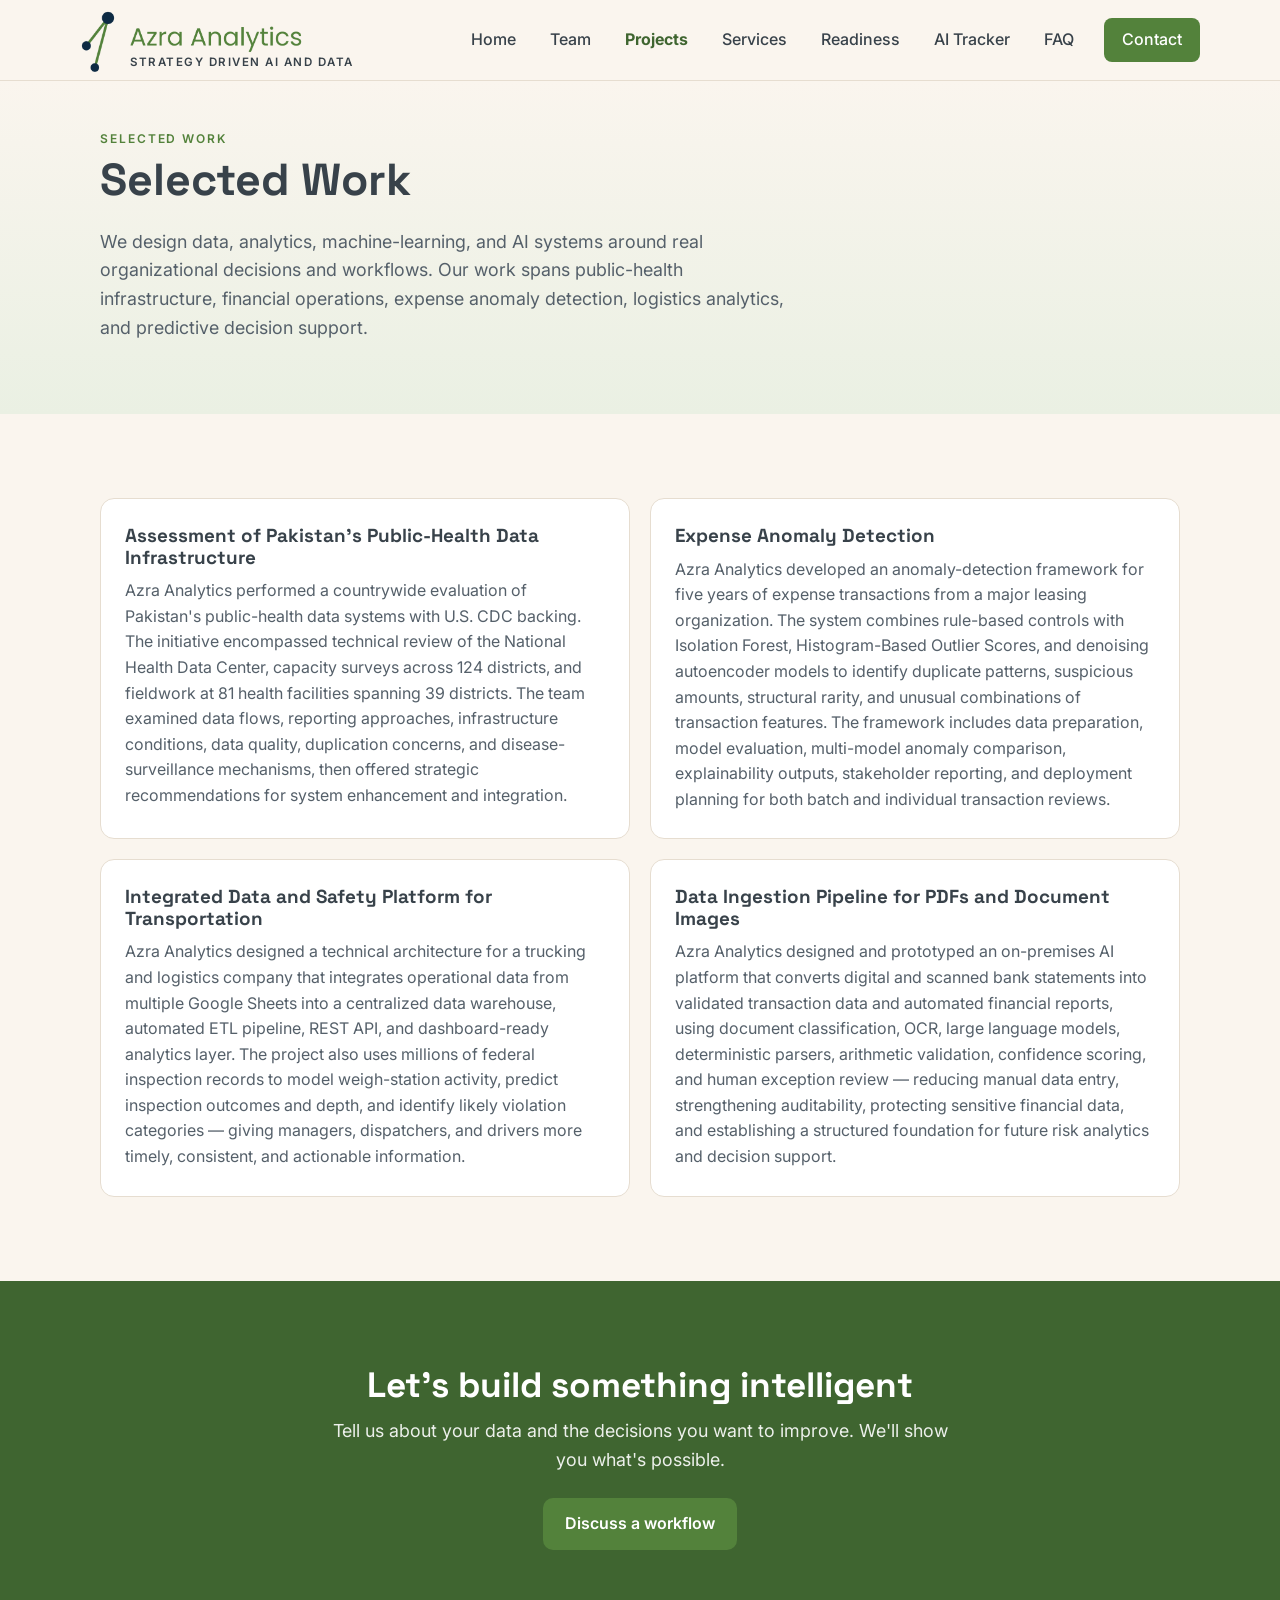
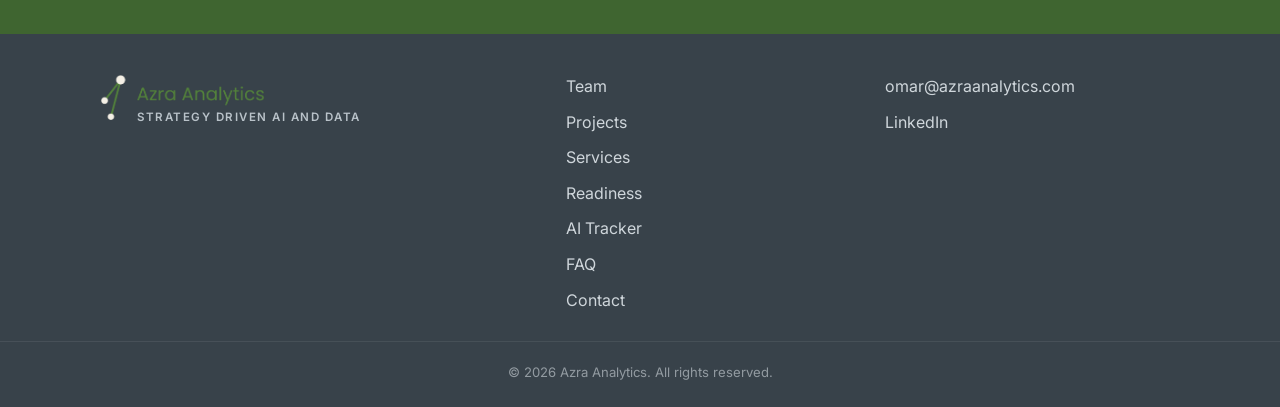
<file: projects.html>
<!doctype html>
<html lang="en">
<head>
  <meta charset="utf-8" />
  <meta name="viewport" content="width=device-width, initial-scale=1" />
  <title>Selected Projects — Azra Analytics</title>
  <meta name="description" content="Data, analytics, machine-learning, and AI systems built around real organizational decisions and workflows." />
  <link rel="preconnect" href="https://fonts.googleapis.com" />
  <link rel="preconnect" href="https://fonts.gstatic.com" crossorigin />
  <link href="https://fonts.googleapis.com/css2?family=Space+Grotesk:wght@500;600;700&family=Inter:wght@400;500;600&display=swap" rel="stylesheet" />
  <link rel="stylesheet" href="styles.css" />
  <script type="application/ld+json">
  {
    "@context": "https://schema.org",
    "@graph": [
      {
        "@type": "ProfessionalService",
        "@id": "https://www.azraanalytics.com/#org",
        "name": "Azra Analytics",
        "url": "https://www.azraanalytics.com/",
        "email": "omar@azraanalytics.com",
        "slogan": "Strategy Driven AI and Data",
        "description": "Strategy-driven data and AI development firm connecting business strategy, workflow design, data engineering, machine learning, and AI application development.",
        "areaServed": "Worldwide",
        "address": { "@type": "PostalAddress", "addressRegion": "MI", "addressCountry": "US" },
        "sameAs": ["https://www.linkedin.com/company/azra-analytics"]
      },
      {
        "@type": "ItemList",
        "name": "Selected work",
        "itemListElement": [
          { "@type": "ListItem", "position": 1, "item": { "@type": "CreativeWork", "name": "Assessment of Pakistan's Public-Health Data Infrastructure", "about": "public-health data systems", "creator": { "@id": "https://www.azraanalytics.com/#org" }, "description": "Countrywide evaluation with U.S. CDC backing: review of the National Health Data Center, capacity surveys across 124 districts, and fieldwork at 81 health facilities across 39 districts, examining data flows, quality, duplication, and disease surveillance, with strategic recommendations for integration." } },
          { "@type": "ListItem", "position": 2, "item": { "@type": "CreativeWork", "name": "Expense Anomaly Detection", "about": "financial operations, anomaly detection", "creator": { "@id": "https://www.azraanalytics.com/#org" }, "description": "Anomaly-detection framework over five years of expense transactions at a major leasing organization, combining rule-based controls with Isolation Forest, Histogram-Based Outlier Scores, and denoising autoencoders, with explainability and deployment planning for batch and per-transaction review." } },
          { "@type": "ListItem", "position": 3, "item": { "@type": "CreativeWork", "name": "Integrated Data and Safety Platform for Transportation", "about": "trucking and logistics analytics", "creator": { "@id": "https://www.azraanalytics.com/#org" }, "description": "Centralized data warehouse, automated ETL pipeline, REST API, and analytics layer for a trucking and logistics company, plus predictive models on millions of federal inspection records for weigh-station activity, inspection outcomes, and violation categories." } },
          { "@type": "ListItem", "position": 4, "item": { "@type": "CreativeWork", "name": "Data Ingestion Pipeline for PDFs and Document Images", "about": "banking, document processing", "creator": { "@id": "https://www.azraanalytics.com/#org" }, "description": "On-premises AI platform converting digital and scanned bank statements into validated transaction data and automated reports, using document classification, OCR, large language models, deterministic parsers, arithmetic validation, confidence scoring, and human exception review." } }
        ]
      }
    ]
  }
  </script>
</head>
<body>
  <!-- ===== Header ===== -->
  <header class="site-header">
    <div class="container header-inner">
      <a class="brand" href="index.html" aria-label="Azra Analytics home">
        <img class="brand-logo" src="images/logo.png" alt="Azra Analytics" />
        <span class="brand-tag">Strategy Driven AI and Data</span>
      </a>

      <button class="nav-toggle" aria-expanded="false" aria-controls="primary-nav" aria-label="Open menu">
        <span></span><span></span><span></span>
      </button>

      <nav class="primary-nav" id="primary-nav">
        <a href="index.html">Home</a>
        <a href="team.html">Team</a>
        <a href="projects.html" aria-current="page">Projects</a>
        <a href="services.html">Services</a>
        <a href="readiness.html">Readiness</a>
        <a href="ai-adoption-tracker.html">AI Tracker</a>
        <a href="faq.html">FAQ</a>
        <a href="contact.html" class="nav-cta">Contact</a>
      </nav>
    </div>
  </header>

  <main>
    <!-- ===== Page intro ===== -->
    <section class="page-intro">
      <div class="container">
        <p class="eyebrow">Selected work</p>
        <h1>Selected Work</h1>
        <p class="lead">We design data, analytics, machine-learning, and AI systems around real organizational decisions and workflows. Our work spans public-health infrastructure, financial operations, expense anomaly detection, logistics analytics, and predictive decision support.</p>
      </div>
    </section>

    <!-- ===== Projects ===== -->
    <section class="section">
      <div class="container">
        <div class="grid grid-2">
          <article class="card">
            <h3>Assessment of Pakistan's Public-Health Data Infrastructure</h3>
            <p>Azra Analytics performed a countrywide evaluation of Pakistan's public-health data systems with U.S. CDC backing. The initiative encompassed technical review of the National Health Data Center, capacity surveys across 124 districts, and fieldwork at 81 health facilities spanning 39 districts. The team examined data flows, reporting approaches, infrastructure conditions, data quality, duplication concerns, and disease-surveillance mechanisms, then offered strategic recommendations for system enhancement and integration.</p>
          </article>
          <article class="card">
            <h3>Expense Anomaly Detection</h3>
            <p>Azra Analytics developed an anomaly-detection framework for five years of expense transactions from a major leasing organization. The system combines rule-based controls with Isolation Forest, Histogram-Based Outlier Scores, and denoising autoencoder models to identify duplicate patterns, suspicious amounts, structural rarity, and unusual combinations of transaction features. The framework includes data preparation, model evaluation, multi-model anomaly comparison, explainability outputs, stakeholder reporting, and deployment planning for both batch and individual transaction reviews.</p>
          </article>
          <article class="card">
            <h3>Integrated Data and Safety Platform for Transportation</h3>
            <p>Azra Analytics designed a technical architecture for a trucking and logistics company that integrates operational data from multiple Google Sheets into a centralized data warehouse, automated ETL pipeline, REST API, and dashboard-ready analytics layer. The project also uses millions of federal inspection records to model weigh-station activity, predict inspection outcomes and depth, and identify likely violation categories — giving managers, dispatchers, and drivers more timely, consistent, and actionable information.</p>
          </article>
          <article class="card">
            <h3>Data Ingestion Pipeline for PDFs and Document Images</h3>
            <p>Azra Analytics designed and prototyped an on-premises AI platform that converts digital and scanned bank statements into validated transaction data and automated financial reports, using document classification, OCR, large language models, deterministic parsers, arithmetic validation, confidence scoring, and human exception review — reducing manual data entry, strengthening auditability, protecting sensitive financial data, and establishing a structured foundation for future risk analytics and decision support.</p>
          </article>
        </div>
      </div>
    </section>

    <!-- ===== Contact CTA ===== -->
    <section class="section section-cta">
      <div class="container contact-inner">
        <h2 class="section-title">Let's build something intelligent</h2>
        <p class="lead">Tell us about your data and the decisions you want to improve. We'll show you what's possible.</p>
        <a class="btn btn-primary" href="contact.html">Discuss a workflow</a>
      </div>
    </section>
  </main>

  <!-- ===== Footer ===== -->
  <footer class="site-footer">
    <div class="container footer-inner">
      <div class="footer-brand">
        <img class="footer-logo" src="images/logo-light.png" alt="Azra Analytics" />
        <span class="brand-tag">Strategy Driven AI and Data</span>
      </div>
      <nav class="footer-links" aria-label="Footer">
        <a href="team.html">Team</a>
        <a href="projects.html">Projects</a>
        <a href="services.html">Services</a>
        <a href="readiness.html">Readiness</a>
        <a href="ai-adoption-tracker.html">AI Tracker</a>
        <a href="faq.html">FAQ</a>
        <a href="contact.html">Contact</a>
      </nav>
      <div class="footer-contact">
        <a href="mailto:omar@azraanalytics.com">omar@azraanalytics.com</a>
        <a href="https://www.linkedin.com/company/azra-analytics" target="_blank" rel="noopener">LinkedIn</a>
      </div>
    </div>
    <p class="copyright">© 2026 Azra Analytics. All rights reserved.</p>
  </footer>

  <script>
    const toggle = document.querySelector('.nav-toggle');
    const nav = document.querySelector('.primary-nav');
    toggle.addEventListener('click', () => {
      const open = nav.classList.toggle('open');
      toggle.classList.toggle('open', open);
      toggle.setAttribute('aria-expanded', String(open));
    });
    nav.querySelectorAll('a').forEach(a =>
      a.addEventListener('click', () => {
        nav.classList.remove('open');
        toggle.classList.remove('open');
        toggle.setAttribute('aria-expanded', 'false');
      })
    );
  </script>
</body>
</html>
</file>
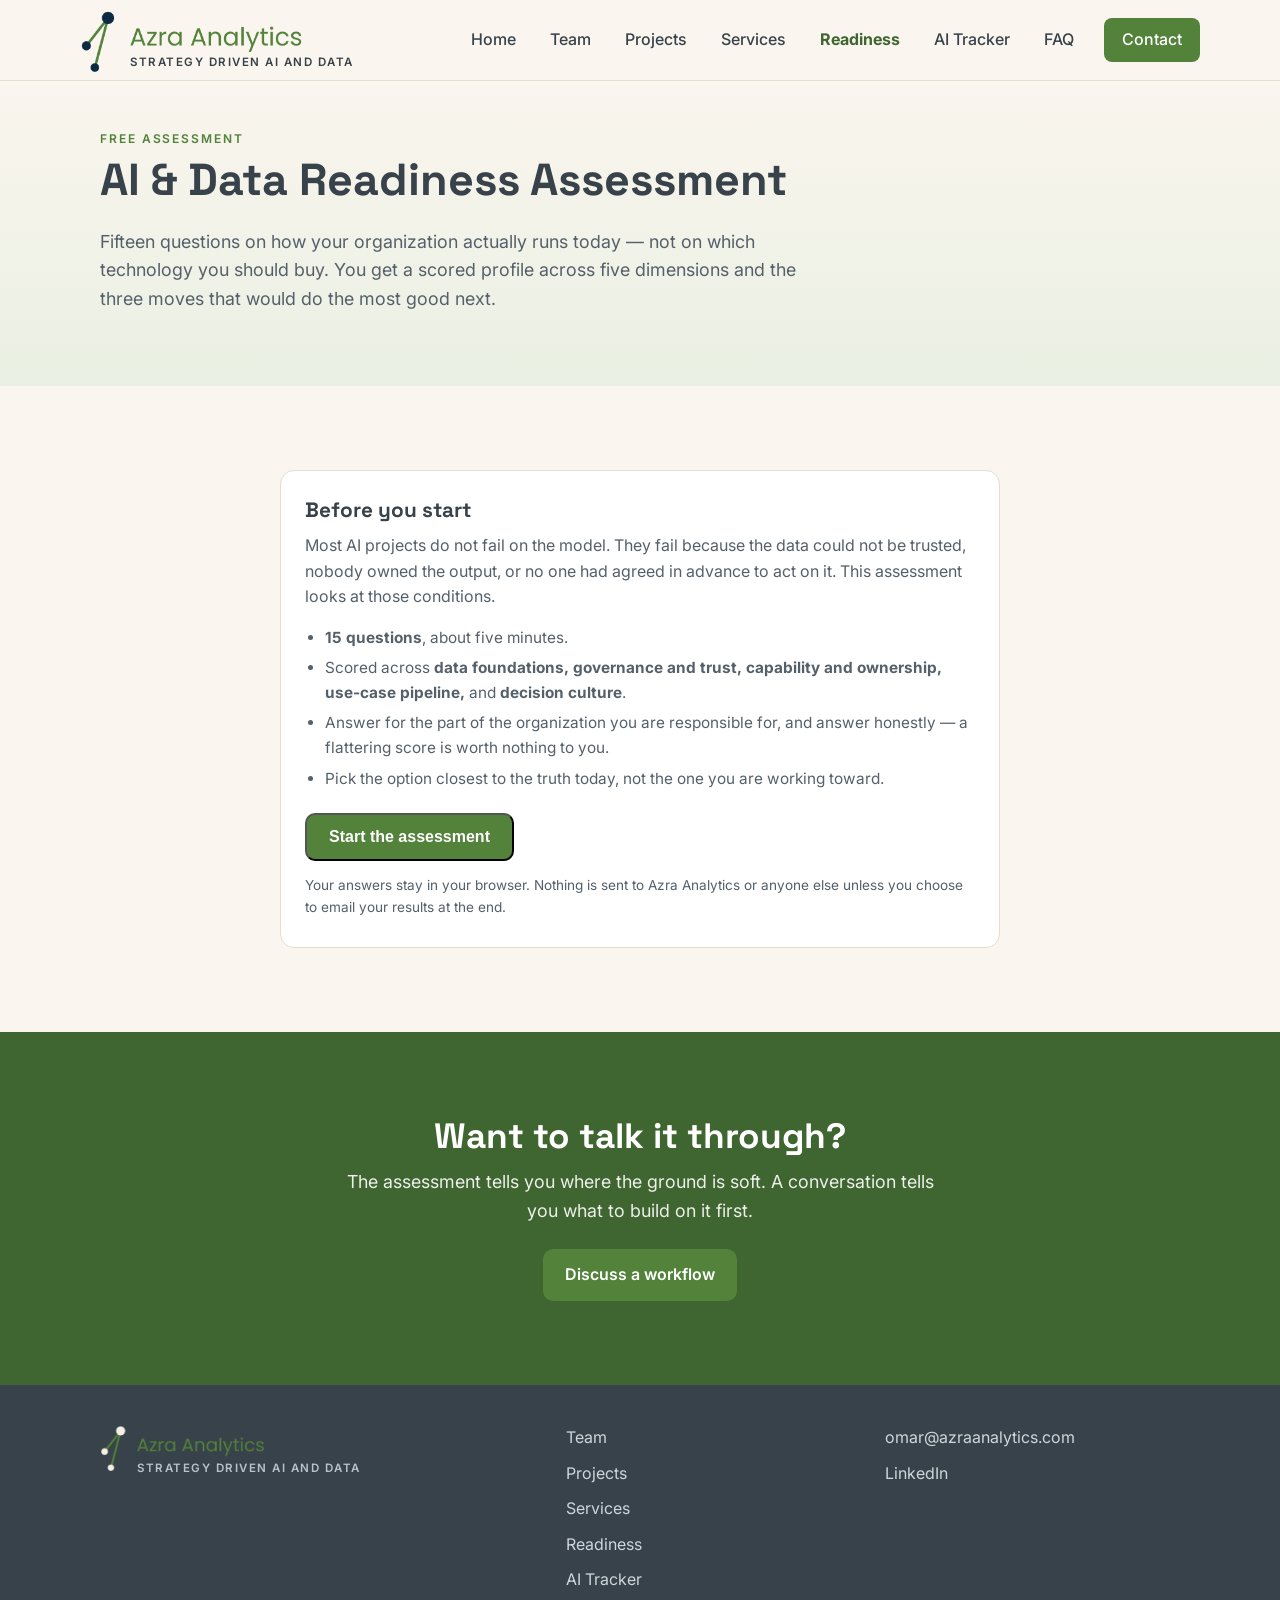
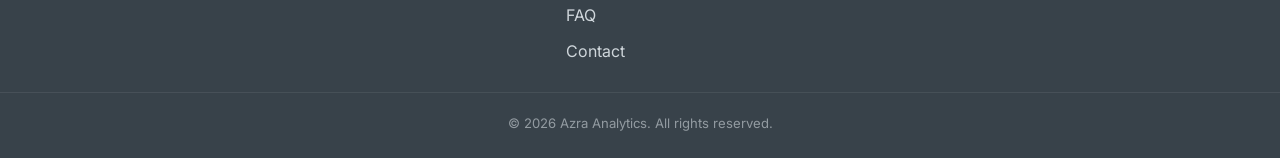
<file: readiness.html>
<!doctype html>
<html lang="en">
<head>
  <meta charset="utf-8" />
  <meta name="viewport" content="width=device-width, initial-scale=1" />
  <title>AI &amp; Data Readiness Assessment — Azra Analytics</title>
  <meta name="description" content="A free 15-question assessment scoring your organization across data foundations, governance, capability, use-case pipeline, and decision culture — with the three moves that matter most next." />
  <link rel="preconnect" href="https://fonts.googleapis.com" />
  <link rel="preconnect" href="https://fonts.gstatic.com" crossorigin />
  <link href="https://fonts.googleapis.com/css2?family=Space+Grotesk:wght@500;600;700&family=Inter:wght@400;500;600&display=swap" rel="stylesheet" />
  <link rel="stylesheet" href="styles.css" />
  <script type="application/ld+json">
  {
    "@context": "https://schema.org",
    "@graph": [
      {
        "@type": "ProfessionalService",
        "@id": "https://www.azraanalytics.com/#org",
        "name": "Azra Analytics",
        "url": "https://www.azraanalytics.com/",
        "email": "omar@azraanalytics.com",
        "slogan": "Strategy Driven AI and Data",
        "description": "Strategy-driven data and AI development firm connecting business strategy, workflow design, data engineering, machine learning, and AI application development.",
        "areaServed": "Worldwide",
        "address": { "@type": "PostalAddress", "addressRegion": "MI", "addressCountry": "US" },
        "sameAs": ["https://www.linkedin.com/company/azra-analytics"],
        "knowsAbout": ["Data strategy", "Workflow design", "Data engineering", "Machine learning", "AI readiness assessment", "AI application development", "Data governance"]
      },
      {
        "@type": "WebApplication",
        "@id": "https://www.azraanalytics.com/readiness.html#app",
        "name": "AI & Data Readiness Assessment",
        "url": "https://www.azraanalytics.com/readiness.html",
        "applicationCategory": "BusinessApplication",
        "operatingSystem": "Any web browser",
        "browserRequirements": "Requires JavaScript. Runs entirely in the browser; no account and no data submission.",
        "description": "A 15-question self-assessment that scores an organization across five dimensions of AI and data readiness — data foundations, governance and trust, capability and ownership, use-case pipeline, and decision culture — and returns a prioritized set of next moves mapped to the relevant discipline.",
        "isAccessibleForFree": true,
        "offers": { "@type": "Offer", "price": "0", "priceCurrency": "USD" },
        "featureList": [
          "15 diagnostic questions across five readiness dimensions",
          "Deterministic scoring with a radar profile",
          "Three prioritized next moves derived from the lowest-scoring dimensions",
          "Printable report; results can be emailed to Azra Analytics"
        ],
        "publisher": { "@id": "https://www.azraanalytics.com/#org" }
      },
      {
        "@type": "WebPage",
        "@id": "https://www.azraanalytics.com/readiness.html",
        "name": "AI & Data Readiness Assessment — Azra Analytics",
        "about": { "@id": "https://www.azraanalytics.com/#org" },
        "mainEntity": { "@id": "https://www.azraanalytics.com/readiness.html#app" }
      }
    ]
  }
  </script>
</head>
<body>
  <!-- ===== Header ===== -->
  <header class="site-header">
    <div class="container header-inner">
      <a class="brand" href="index.html" aria-label="Azra Analytics home">
        <img class="brand-logo" src="images/logo.png" alt="Azra Analytics" />
        <span class="brand-tag">Strategy Driven AI and Data</span>
      </a>

      <button class="nav-toggle" aria-expanded="false" aria-controls="primary-nav" aria-label="Open menu">
        <span></span><span></span><span></span>
      </button>

      <nav class="primary-nav" id="primary-nav">
        <a href="index.html">Home</a>
        <a href="team.html">Team</a>
        <a href="projects.html">Projects</a>
        <a href="services.html">Services</a>
        <a href="readiness.html" aria-current="page">Readiness</a>
        <a href="ai-adoption-tracker.html">AI Tracker</a>
        <a href="faq.html">FAQ</a>
        <a href="contact.html" class="nav-cta">Contact</a>
      </nav>
    </div>
  </header>

  <main>
    <!-- ===== Page intro ===== -->
    <section class="page-intro">
      <div class="container">
        <p class="eyebrow">Free assessment</p>
        <h1>AI &amp; Data Readiness Assessment</h1>
        <p class="lead">Fifteen questions on how your organization actually runs today — not on which technology you should buy. You get a scored profile across five dimensions and the three moves that would do the most good next.</p>
      </div>
    </section>

    <section class="section">
      <div class="container assess-wrap">

        <!-- ===== Start panel ===== -->
        <div class="assess-panel" id="assess-intro">
          <h2>Before you start</h2>
          <p>Most AI projects do not fail on the model. They fail because the data could not be trusted, nobody owned the output, or no one had agreed in advance to act on it. This assessment looks at those conditions.</p>
          <ul class="assess-facts">
            <li><strong>15 questions</strong>, about five minutes.</li>
            <li>Scored across <strong>data foundations, governance and trust, capability and ownership, use-case pipeline,</strong> and <strong>decision culture</strong>.</li>
            <li>Answer for the part of the organization you are responsible for, and answer honestly — a flattering score is worth nothing to you.</li>
            <li>Pick the option closest to the truth today, not the one you are working toward.</li>
          </ul>
          <button type="button" class="btn btn-primary" id="assess-start">Start the assessment</button>
          <button type="button" class="btn btn-ghost" id="assess-resume" hidden>Resume where I left off</button>
          <p class="assess-note">Your answers stay in your browser. Nothing is sent to Azra Analytics or anyone else unless you choose to email your results at the end.</p>
        </div>

        <!-- ===== Questions ===== -->
        <div class="assess-panel" id="assess-quiz" hidden>
          <div class="assess-progress-head">
            <span id="assess-counter">Question 1 of 15</span>
            <span class="assess-dim" id="assess-dimname">Data foundations</span>
          </div>
          <div class="assess-bar"><span id="assess-progress"></span></div>

          <form id="assess-form">
            <fieldset class="assess-question">
              <legend id="assess-legend"></legend>
              <div id="assess-options" aria-live="polite"></div>
            </fieldset>
          </form>

          <div class="assess-nav">
            <button type="button" class="assess-back" id="assess-back" disabled>&larr; Back</button>
          </div>
        </div>

        <!-- ===== Results ===== -->
        <div id="assess-results" hidden>
          <div class="assess-panel">
            <div class="assess-score-head">
              <svg class="assess-ring" viewBox="0 0 132 132" role="img" aria-labelledby="ring-title">
                <title id="ring-title">Overall readiness score</title>
                <circle class="assess-ring-track" cx="66" cy="66" r="52"></circle>
                <circle class="assess-ring-value" id="ring-value" cx="66" cy="66" r="52"
                        stroke-dasharray="326.7" stroke-dashoffset="326.7"></circle>
                <text class="assess-ring-num" id="ring-num" x="66" y="77" text-anchor="middle">0</text>
              </svg>
              <div>
                <p class="eyebrow">Overall readiness</p>
                <h2 class="assess-band" id="assess-bandname">—</h2>
                <p id="assess-bandtext"></p>
              </div>
            </div>

            <svg class="assess-radar" id="assess-radar" viewBox="0 0 400 300" role="img" aria-labelledby="radar-title">
              <title id="radar-title">Readiness profile across five dimensions</title>
            </svg>
            <p class="assess-note" style="text-align:center">Each axis runs from 0 at the center to 100 at the edge.</p>
          </div>

          <h2 class="section-title" style="margin-top:40px">Where you stand</h2>
          <ul class="assess-dims" id="assess-dimlist"></ul>

          <h2 class="section-title" style="margin-top:40px">Your next three moves</h2>
          <p class="section-intro">Ordered by where the ground is weakest. Each one is scoped to be finishable, and each maps to the discipline that carries it.</p>
          <div id="assess-moves"></div>

          <div class="assess-actions">
            <button type="button" class="btn btn-primary" id="assess-print">Print or save as PDF</button>
            <button type="button" class="btn btn-ghost" id="assess-copy">Copy my results</button>
          </div>
          <p class="assess-status" id="assess-copystatus" role="status"></p>

          <div class="assess-send">
            <h3>Send your results to Azra Analytics</h3>
            <p>If you want a second opinion on the sequence, send us the scores. We will read them and reply with what we would do first — no obligation, and no sales sequence.</p>
            <form id="assess-email-form">
              <div class="form-row">
                <div class="field">
                  <label for="send-name">Your name</label>
                  <input type="text" id="send-name" name="name" required />
                </div>
                <div class="field">
                  <label for="send-email">Your email</label>
                  <input type="email" id="send-email" name="email" required />
                </div>
              </div>
              <div class="form-row">
                <div class="field">
                  <label for="send-company">Organization</label>
                  <input type="text" id="send-company" name="company" />
                </div>
                <div class="field">
                  <label for="send-context">What prompted you to take this? (optional)</label>
                  <input type="text" id="send-context" name="context" />
                </div>
              </div>
              <button type="submit" class="btn btn-primary">Email my results</button>
            </form>
            <p class="assess-note">This opens your own email client with the results pre-filled to omar@azraanalytics.com. Nothing is transmitted until you press send there, and you can edit or delete anything first.</p>
          </div>

          <p style="margin-top:28px" class="assess-restart">
            <button type="button" class="assess-back" id="assess-restart">Start over</button>
          </p>
        </div>

      </div>
    </section>

    <!-- ===== Contact CTA ===== -->
    <section class="section section-cta">
      <div class="container contact-inner">
        <h2 class="section-title">Want to talk it through?</h2>
        <p class="lead">The assessment tells you where the ground is soft. A conversation tells you what to build on it first.</p>
        <a class="btn btn-primary" href="contact.html">Discuss a workflow</a>
      </div>
    </section>
  </main>

  <!-- ===== Footer ===== -->
  <footer class="site-footer">
    <div class="container footer-inner">
      <div class="footer-brand">
        <img class="footer-logo" src="images/logo-light.png" alt="Azra Analytics" />
        <span class="brand-tag">Strategy Driven AI and Data</span>
      </div>
      <nav class="footer-links" aria-label="Footer">
        <a href="team.html">Team</a>
        <a href="projects.html">Projects</a>
        <a href="services.html">Services</a>
        <a href="readiness.html">Readiness</a>
        <a href="ai-adoption-tracker.html">AI Tracker</a>
        <a href="faq.html">FAQ</a>
        <a href="contact.html">Contact</a>
      </nav>
      <div class="footer-contact">
        <a href="mailto:omar@azraanalytics.com">omar@azraanalytics.com</a>
        <a href="https://www.linkedin.com/company/azra-analytics" target="_blank" rel="noopener">LinkedIn</a>
      </div>
    </div>
    <p class="copyright">© 2026 Azra Analytics. All rights reserved.</p>
  </footer>

  <script>
    // Mobile nav toggle
    const toggle = document.querySelector('.nav-toggle');
    const nav = document.querySelector('.primary-nav');
    toggle.addEventListener('click', () => {
      const open = nav.classList.toggle('open');
      toggle.classList.toggle('open', open);
      toggle.setAttribute('aria-expanded', String(open));
    });
    nav.querySelectorAll('a').forEach(a =>
      a.addEventListener('click', () => {
        nav.classList.remove('open');
        toggle.classList.remove('open');
        toggle.setAttribute('aria-expanded', 'false');
      })
    );
  </script>

  <script>
  /* ===========================================================================
     AI & Data Readiness Assessment — fully deterministic, runs offline.
     15 questions, 3 per dimension, each scored 0-3. Dimension raw score 0-9.
     Overall = sum / 45. No network calls, no backend, no data leaves the page.
     =========================================================================== */
  (function () {
    'use strict';

    var STORAGE_KEY = 'azra-readiness-v1';

    /* ---- Dimensions -------------------------------------------------------
       states[] and moves[] are indexed by band: 0 = raw 0-3, 1 = raw 4-6,
       2 = raw 7-9. Order here is the radar axis order and never changes. */
    var DIMENSIONS = [
      {
        id: 'data',
        name: 'Data foundations',
        blurb: 'Whether the data behind your important decisions exists, can be reached, and can be trusted.',
        states: [
          'The data you would need is scattered, manual, or partly undocumented. Anything built on it today would inherit that fragility.',
          'The data exists and can be assembled, but assembling it is a recurring manual job that quietly caps how much you can do.',
          'Your data is integrated, retained, and automated enough to build on without a preparation project first.'
        ],
        moves: [
          {
            title: 'Map the data behind one decision, end to end',
            body: 'Choose the single decision you most want to improve and trace every input back to where it is created — what exists, who produces it, and exactly where it stops being reliable. This is a two-to-three week exercise, and it usually shows that the blocker is one or two sources rather than the whole estate. It also converts "our data is a mess" into a list you can actually work through.',
            service: 'Strategy and Workflow Design'
          },
          {
            title: 'Automate the report your team rebuilds most often',
            body: 'You have the sources; the cost is the manual joining and the errors it introduces. Build one pipeline that lands that data on a schedule, with validation on the fields that matter. It returns analyst time immediately, and every model or application you build later sits on it instead of on a spreadsheet someone maintains by hand.',
            service: 'Data Ingestion &amp; Engineering'
          },
          {
            title: 'Extend the foundation to the next two use cases',
            body: 'Your data is dependable enough to build on, so the return now comes from breadth rather than repair. Connect the adjacent sources your next candidate decisions will need, before a live project forces you to do it under deadline. Doing this ahead of time is what makes the second and third projects much faster than the first.',
            service: 'Data Ingestion &amp; Engineering'
          }
        ]
      },
      {
        id: 'governance',
        name: 'Governance &amp; trust',
        blurb: 'Whether numbers have owners, errors are caught before they reach a decision, and results can be explained afterward.',
        states: [
          'Definitions, quality checks, and traceability are largely informal. Disagreement about the numbers is likely to stall any system you deploy.',
          'The essentials are in place for the most important data, with gaps that would matter under audit or scrutiny.',
          'Ownership, validation, and traceability are strong enough to support automated decisions in a reviewed environment.'
        ],
        moves: [
          {
            title: 'Write down your five most-argued metrics and name an owner for each',
            body: 'Unglamorous, cheap, and it removes the most common reason analytics gets ignored: two people arriving at the same meeting with different numbers for the same thing. Put the definition, the source, and the owner in one document people can reference. Until this exists, better models mostly produce better arguments.',
            service: 'Strategy and Workflow Design'
          },
          {
            title: 'Put automated checks on the fields that would hurt most if wrong',
            body: 'Not everything — the handful whose silent failure would produce a genuinely bad decision. Add validation, alerting when it trips, and a named person responsible for fixing it. The goal is that data problems are found by a check rather than by a customer or an executive.',
            service: 'Data Ingestion &amp; Engineering'
          },
          {
            title: 'Make decisions reconstructable before you automate them',
            body: 'Log inputs, model versions, and outputs so any figure can be traced back and reproduced months later. In finance, health, and anything regulated, this is the difference between a system that ships and one that legal or compliance stops at the last step. Build it in from the start; retrofitting an audit trail is far more expensive.',
            service: 'AI Application Development'
          }
        ]
      },
      {
        id: 'capability',
        name: 'Capability &amp; ownership',
        blurb: 'Who can build these systems, who keeps them running afterward, and whether AI tool use is deliberate.',
        states: [
          'There is little internal capacity to build or maintain data systems. Anything delivered now needs an explicit ownership plan or it will decay.',
          'Capable people exist but are at capacity, and maintenance is thinner than delivery. This is usually what limits your throughput.',
          'You have owned, monitored systems and deliberate AI tool use — the conditions for compounding rather than one-off wins.'
        ],
        moves: [
          {
            title: 'Decide what you will own and what you will buy',
            body: 'With little internal build capacity, the expensive mistake is hiring a team before a use case has proven itself. Scope the first project so it can be delivered with outside help and handed over with documentation, and decide up front which parts you intend to run yourselves. That decision shapes the architecture, so make it before the build, not after.',
            service: 'Strategy and Workflow Design'
          },
          {
            title: 'Give one delivered system a named owner and a maintenance budget',
            body: 'Your constraint is capacity, not skill. Unowned systems degrade quietly, and each one that rots makes the organization less willing to fund the next. Pick something already delivered, name the owner, fund the upkeep, and make that the template for everything that follows.',
            service: 'AI Application Development'
          },
          {
            title: 'Set the guardrails before AI tool use outruns them',
            body: 'You have real capability, which means adoption will move faster than policy unless you get ahead of it. Sanction a small set of tools, write the rules about what data may go into them, train people properly, and measure whether they actually save time. Deliberate use compounds; unmanaged use creates exposure you find out about later.',
            service: 'Strategy and Workflow Design'
          }
        ]
      },
      {
        id: 'usecase',
        name: 'Use-case pipeline',
        blurb: 'Whether you have named, valued, and sequenced candidates — and whether anything has reached production.',
        states: [
          'Candidates are not yet defined as decisions with owners and value. This is the most common place for AI budget to be spent without return.',
          'You have real candidates and some sense of value; sequencing and getting the first one into production are the open questions.',
          'You have a prioritized pipeline with quantified value and a track record of systems that reached production and stayed there.'
        ],
        moves: [
          {
            title: 'Name three candidate decisions and choose one',
            body: 'Move from "we should be using AI" to a specific recurring decision: who makes it, how often, on what information, and what a better version is worth. If you cannot name the decision-maker and the frequency, it is not yet a use case — it is a technology looking for a home. Three named candidates is enough to choose from without over-planning.',
            service: 'Strategy and Workflow Design'
          },
          {
            title: 'Put a number on your leading candidate',
            body: 'Estimate what a better outcome is worth per occurrence and how often the occurrence happens. A rough written range beats an unwritten intuition, and it settles most sequencing arguments in a single meeting. It also gives you the baseline you will need later to prove the work returned anything.',
            service: 'Strategy and Workflow Design'
          },
          {
            title: 'Sequence by feasibility, not enthusiasm',
            body: 'You have candidates and a sense of their value. Order them by whether usable data already exists and whether someone can act on the result, then drive the first one all the way into production where it can be measured. A pipeline of promising ideas that never ship is indistinguishable, from the outside, from having no pipeline.',
            service: 'Machine Learning'
          }
        ]
      },
      {
        id: 'culture',
        name: 'Decision culture',
        blurb: 'Whether evidence changes what people do, outputs reach a named decision-maker, and results get measured.',
        states: [
          'Evidence does not reliably change decisions today. A technically sound system would likely go unused, which is the most expensive failure mode there is.',
          'Evidence changes some decisions. Getting outputs in front of the right person, in the right tool, is where the remaining value sits.',
          'Your organization acts on evidence and assigns ownership — the condition under which analytics work actually pays back.'
        ],
        moves: [
          {
            title: 'Start where the decision-owner has agreed in advance to act',
            body: 'The most common failure is not a bad model but a good one nobody uses. Choose a first project where a named person has said, before the work begins, that they will change what they do if the evidence points that way. That single commitment does more for the odds of success than any modeling choice.',
            service: 'Strategy and Workflow Design'
          },
          {
            title: 'Deliver the output into the tool people already use',
            body: 'Adoption follows placement far more than it follows quality. A number that appears inside an existing workflow gets used; a separate dashboard gets visited twice and then forgotten. Decide where the output has to land before you decide how to produce it.',
            service: 'AI Application Development'
          },
          {
            title: 'Define success and capture the baseline before you build',
            body: 'Your organization acts on evidence; the remaining gap is proving what each piece of work returned. Write down the success metric and record today’s number before anything changes. Without that baseline, a successful project and a neutral one look identical six months later, and the next round of funding becomes a matter of opinion.',
            service: 'Machine Learning'
          }
        ]
      }
    ];

    /* ---- Questions: 3 per dimension, options ordered 0 -> 3 ---- */
    var QUESTIONS = [
      { dim: 'data', text: 'Where does the data behind your most important recurring decision live today?', options: [
        'Mostly in people’s heads, email threads, or paper and scanned documents',
        'Spread across several systems and spreadsheets — assembling it is a manual job',
        'In a few systems we can query, though joining them takes real effort',
        'In a central, documented store that is already integrated and queryable'
      ]},
      { dim: 'data', text: 'If you needed three years of clean history for that decision, how quickly could you get it?', options: [
        'We are not confident the history exists or is complete',
        'Weeks — someone would have to reconstruct it from several places',
        'Days — it exists but would need cleanup and checking',
        'Hours — it is retained, consistent, and documented'
      ]},
      { dim: 'data', text: 'How much of the reporting people rely on is produced by hand?', options: [
        'Nearly all of it — spreadsheets rebuilt from scratch each cycle',
        'Most of it, with a few automated pieces',
        'Mostly automated, with manual adjustments at the end',
        'Automated end to end, with validation that catches breakage'
      ]},

      { dim: 'governance', text: 'Who owns the definition of your key business metrics?', options: [
        'No one — different teams routinely report different numbers',
        'Each team defines its own, and we reconcile them in meetings',
        'One team owns most definitions, informally',
        'Named owners and written definitions that people actually reference'
      ]},
      { dim: 'governance', text: 'What quality checks run on data before it reaches a decision?', options: [
        'None — problems are discovered afterward, usually by whoever was misled',
        'Occasional manual spot-checks when something looks wrong',
        'Automated checks on the most critical fields',
        'Automated validation with alerting and a defined path to a fix'
      ]},
      { dim: 'governance', text: 'If an auditor, regulator, or client asked how a reported number was produced, could you show them?', options: [
        'No — we would have to reconstruct it and hope it matched',
        'Partly, with significant effort and some gaps',
        'Yes for most systems, with a few we would rather not be asked about',
        'Yes — inputs, versions, and decisions are logged and reviewable'
      ]},

      { dim: 'capability', text: 'Who inside the organization can build and maintain a data pipeline?', options: [
        'No one — we would need outside help for all of it',
        'One person, informally, alongside their real job',
        'A small team, but they are already at capacity',
        'A dedicated team with capacity to take on new work'
      ]},
      { dim: 'capability', text: 'When an analysis, dashboard, or model is delivered, who keeps it running?', options: [
        'Nobody is assigned — things quietly break and stop being used',
        'Whoever built it, if they are still here and have time',
        'A team owns it, though monitoring is thin',
        'Clear ownership, with monitoring and a maintenance budget'
      ]},
      { dim: 'capability', text: 'How does your organization use AI tools today?', options: [
        'Not at all, or informally and without sanction',
        'Individuals experiment on their own initiative',
        'A few approved tools with some guidance on how to use them',
        'Deliberate use, with policy, training, and measured outcomes'
      ]},

      { dim: 'usecase', text: 'How well defined are your candidate AI or data use cases?', options: [
        'We know we should do something but have not named a use case',
        'A list of ideas, mostly technology-led ("we should use AI for X")',
        'Several candidates tied to specific workflows',
        'A prioritized set, each tied to a decision and an owner'
      ]},
      { dim: 'usecase', text: 'For your leading candidate, do you know what a better outcome is worth?', options: [
        'No — we have not tried to estimate the value',
        'A rough intuition, not written down anywhere',
        'An estimated range that we broadly agree on',
        'A quantified case with a baseline we can measure against'
      ]},
      { dim: 'usecase', text: 'Has any data or AI project reached production and stayed there?', options: [
        'No — nothing has gone beyond discussion or a slide deck',
        'We have run pilots, but none are still in use',
        'One or two are live and being used',
        'Several are live, used routinely, and measured'
      ]},

      { dim: 'culture', text: 'When evidence contradicts an experienced leader’s instinct, what usually happens?', options: [
        'Instinct wins, and the analysis is not revisited',
        'It gets debated, but the status quo is the default outcome',
        'It genuinely changes some decisions',
        'We expect to be challenged by evidence and we act on it'
      ]},
      { dim: 'culture', text: 'Is it clear who would act on the output of a new model or dashboard?', options: [
        'No — it would go to a general audience with no specific owner',
        'We would work that out after it was built',
        'Yes, for the main use case',
        'Yes — named decision-makers, receiving it in the tool they already use'
      ]},
      { dim: 'culture', text: 'How do you decide whether a change actually worked?', options: [
        'We do not really measure after the fact',
        'Anecdotes and general impressions',
        'We track relevant metrics before and after',
        'We define success up front and measure against a recorded baseline'
      ]}
    ];

    var BANDS = [
      { min: 0,  max: 34,  name: 'Exploring',
        text: 'The foundations are not yet in place for AI to return much. That is a normal starting point and a useful thing to know before spending: the highest-return work right now is unglamorous — defining decisions, making data reachable, and agreeing what the numbers mean. Skipping to a model from here almost always produces a pilot that impresses once and is never used again.' },
      { min: 35, max: 54, name: 'Building',
        text: 'You have real material to work with and real gaps. The risk at this stage is breadth: starting several things, finishing none, and concluding that AI does not work here. Pick one decision with data that already exists and an owner who wants it improved, take it all the way to production, and use it to fund and justify the next.' },
      { min: 55, max: 74, name: 'Operating',
        text: 'The conditions for success are largely present, and your constraint is sequencing and follow-through rather than capability. The organizations that pull ahead from this point are the ones that make ownership and measurement routine rather than exceptional, so each delivered system makes the next one cheaper instead of adding to the maintenance burden.' },
      { min: 75, max: 100, name: 'Compounding',
        text: 'You have the foundations, the ownership, and the culture to make data and AI work compound rather than accumulate. The remaining leverage is in ambition and reach: harder use cases, deeper integration into workflows, and being rigorous about measuring returns so investment follows evidence. At this level the binding constraint is usually attention, not readiness.' }
    ];

    /* ---- State ---- */
    var answers = new Array(QUESTIONS.length).fill(null);
    var index = 0;
    var lastResult = null;

    var el = {
      intro:      document.getElementById('assess-intro'),
      quiz:       document.getElementById('assess-quiz'),
      results:    document.getElementById('assess-results'),
      start:      document.getElementById('assess-start'),
      resume:     document.getElementById('assess-resume'),
      counter:    document.getElementById('assess-counter'),
      dimname:    document.getElementById('assess-dimname'),
      progress:   document.getElementById('assess-progress'),
      legend:     document.getElementById('assess-legend'),
      options:    document.getElementById('assess-options'),
      back:       document.getElementById('assess-back'),
      radar:      document.getElementById('assess-radar'),
      ringValue:  document.getElementById('ring-value'),
      ringNum:    document.getElementById('ring-num'),
      bandName:   document.getElementById('assess-bandname'),
      bandText:   document.getElementById('assess-bandtext'),
      dimList:    document.getElementById('assess-dimlist'),
      moves:      document.getElementById('assess-moves'),
      copyStatus: document.getElementById('assess-copystatus')
    };

    /* ---- Persistence (best effort — private mode can throw) ---- */
    function save() {
      try {
        localStorage.setItem(STORAGE_KEY, JSON.stringify({ answers: answers, index: index }));
      } catch (e) { /* storage unavailable; the assessment still works */ }
    }
    function load() {
      try {
        var raw = localStorage.getItem(STORAGE_KEY);
        if (!raw) return null;
        var data = JSON.parse(raw);
        if (!data || !Array.isArray(data.answers) || data.answers.length !== QUESTIONS.length) return null;
        return data;
      } catch (e) { return null; }
    }
    function clearSaved() {
      try { localStorage.removeItem(STORAGE_KEY); } catch (e) {}
    }

    /* ---- Plain text from the few labels that carry an HTML entity ---- */
    function plain(html) {
      var d = document.createElement('div');
      d.innerHTML = html;
      return d.textContent;
    }

    /* ---- Question rendering ---- */
    function dimensionById(id) {
      for (var i = 0; i < DIMENSIONS.length; i++) {
        if (DIMENSIONS[i].id === id) return DIMENSIONS[i];
      }
      return null;
    }

    function render() {
      var q = QUESTIONS[index];
      var dim = dimensionById(q.dim);

      el.counter.textContent = 'Question ' + (index + 1) + ' of ' + QUESTIONS.length;
      el.dimname.innerHTML = dim.name;
      el.progress.style.width = ((index + 1) / QUESTIONS.length * 100) + '%';
      el.legend.textContent = q.text;
      el.back.disabled = index === 0;

      el.options.innerHTML = '';
      q.options.forEach(function (text, value) {
        var label = document.createElement('label');
        label.className = 'assess-option' + (answers[index] === value ? ' is-selected' : '');

        var input = document.createElement('input');
        input.type = 'radio';
        input.name = 'q' + index;
        input.value = String(value);
        input.checked = answers[index] === value;

        var span = document.createElement('span');
        span.textContent = text;

        label.appendChild(input);
        label.appendChild(span);
        el.options.appendChild(label);

        input.addEventListener('change', function () { choose(value); });
      });

      // Focus the selected option, or the first one, so keyboard users land in the group.
      var focusTarget = el.options.querySelector('input:checked') || el.options.querySelector('input');
      if (focusTarget) focusTarget.focus({ preventScroll: true });
    }

    function choose(value) {
      answers[index] = value;
      save();
      Array.prototype.forEach.call(el.options.querySelectorAll('.assess-option'), function (l, i) {
        l.classList.toggle('is-selected', i === value);
      });
      // Brief pause so the selection is visible before moving on.
      window.setTimeout(function () {
        if (index < QUESTIONS.length - 1) {
          index += 1;
          save();
          render();
        } else {
          finish();
        }
      }, 260);
    }

    el.back.addEventListener('click', function () {
      if (index > 0) { index -= 1; save(); render(); }
    });

    /* ---- Scoring ---- */
    function bandIndex(raw) { return raw <= 3 ? 0 : (raw <= 6 ? 1 : 2); }

    function computeScores() {
      var byDim = DIMENSIONS.map(function (d) { return { dim: d, raw: 0 }; });
      QUESTIONS.forEach(function (q, i) {
        var slot = byDim.filter(function (b) { return b.dim.id === q.dim; })[0];
        slot.raw += answers[i] || 0;
      });

      var total = byDim.reduce(function (sum, b) { return sum + b.raw; }, 0);
      var overall = Math.round(total / (QUESTIONS.length * 3) * 100);

      var dims = byDim.map(function (b, i) {
        return {
          order: i,
          dim: b.dim,
          raw: b.raw,
          percent: Math.round(b.raw / 9 * 100),
          band: bandIndex(b.raw)
        };
      });

      var band = BANDS.filter(function (x) { return overall >= x.min && overall <= x.max; })[0];

      // Three moves: the weakest dimensions first; ties break on the fixed dimension order.
      var weakest = dims.slice().sort(function (a, b) {
        return a.percent - b.percent || a.order - b.order;
      }).slice(0, 3);

      return { overall: overall, band: band, dims: dims, moves: weakest };
    }

    /* ---- Radar chart ---- */
    var SVGNS = 'http://www.w3.org/2000/svg';
    function svgEl(tag, attrs) {
      var node = document.createElementNS(SVGNS, tag);
      Object.keys(attrs || {}).forEach(function (k) { node.setAttribute(k, attrs[k]); });
      return node;
    }

    function drawRadar(dims) {
      var cx = 200, cy = 145, r = 95;
      var n = dims.length;
      // Keep the accessible <title>, drop any previous drawing.
      Array.prototype.slice.call(el.radar.childNodes).forEach(function (node) {
        if (node.nodeName !== 'title') el.radar.removeChild(node);
      });

      function point(i, frac) {
        var angle = (-Math.PI / 2) + (i * 2 * Math.PI / n);
        return [cx + Math.cos(angle) * r * frac, cy + Math.sin(angle) * r * frac];
      }
      function polygon(frac) {
        var pts = [];
        for (var i = 0; i < n; i++) pts.push(point(i, frac).join(','));
        return pts.join(' ');
      }

      [0.25, 0.5, 0.75, 1].forEach(function (f) {
        el.radar.appendChild(svgEl('polygon', { points: polygon(f), 'class': 'radar-grid' }));
      });

      for (var i = 0; i < n; i++) {
        var p = point(i, 1);
        el.radar.appendChild(svgEl('line', { x1: cx, y1: cy, x2: p[0], y2: p[1], 'class': 'radar-axis' }));
      }

      var dataPts = dims.map(function (d, i) {
        // Floor at 4% so a zero score still shows a shape rather than collapsing to a point.
        return point(i, Math.max(d.percent / 100, 0.04));
      });
      el.radar.appendChild(svgEl('polygon', {
        points: dataPts.map(function (p) { return p.join(','); }).join(' '),
        'class': 'radar-area'
      }));
      dataPts.forEach(function (p) {
        el.radar.appendChild(svgEl('circle', { cx: p[0], cy: p[1], r: 3.5, 'class': 'radar-dot' }));
      });

      dims.forEach(function (d, i) {
        var lp = point(i, 1.24);
        var anchor = 'middle';
        if (lp[0] > cx + 6) anchor = 'start';
        else if (lp[0] < cx - 6) anchor = 'end';

        var text = svgEl('text', { x: lp[0], y: lp[1], 'text-anchor': anchor, 'class': 'radar-label' });
        var words = plain(d.dim.name).split(' ');
        // Two lines at most: first word, then the rest.
        var lines = words.length > 1 ? [words[0], words.slice(1).join(' ')] : words;
        lines.forEach(function (line, li) {
          var t = svgEl('tspan', { x: lp[0], dy: li === 0 ? '0' : '1.15em' });
          t.textContent = line;
          text.appendChild(t);
        });
        var score = svgEl('tspan', { x: lp[0], dy: '1.15em', 'class': 'radar-score' });
        score.textContent = d.percent;
        text.appendChild(score);
        el.radar.appendChild(text);
      });
    }

    /* ---- Results ---- */
    function finish() {
      var result = computeScores();
      lastResult = result;

      el.progress.style.width = '100%';
      el.quiz.hidden = true;
      el.intro.hidden = true;
      el.results.hidden = false;

      // Score ring
      var circumference = 2 * Math.PI * 52;
      el.ringValue.setAttribute('stroke-dasharray', circumference.toFixed(1));
      el.ringValue.setAttribute('stroke-dashoffset',
        (circumference * (1 - result.overall / 100)).toFixed(1));
      el.ringNum.textContent = result.overall;
      el.bandName.textContent = result.band.name + ' — ' + result.overall + '/100';
      el.bandText.textContent = result.band.text;

      drawRadar(result.dims);

      // Dimension breakdown
      el.dimList.innerHTML = '';
      result.dims.forEach(function (d) {
        var li = document.createElement('li');
        li.className = 'assess-dim-row';
        li.innerHTML =
          '<div class="assess-dim-head"><h3>' + d.dim.name + '</h3><b>' + d.percent + '/100</b></div>' +
          '<div class="assess-dim-track"><span style="width:' + d.percent + '%"></span></div>' +
          '<p>' + d.dim.states[d.band] + '</p>';
        el.dimList.appendChild(li);
      });

      // Next three moves
      el.moves.innerHTML = '';
      result.moves.forEach(function (d, i) {
        var move = d.dim.moves[d.band];
        var div = document.createElement('div');
        div.className = 'assess-move';
        div.innerHTML =
          '<p class="assess-service">' + (i + 1) + '. ' + d.dim.name + ' &middot; ' + move.service + '</p>' +
          '<h3>' + move.title + '</h3>' +
          '<p>' + move.body + '</p>';
        el.moves.appendChild(div);
      });

      el.results.scrollIntoView({ behavior: 'smooth', block: 'start' });
    }

    /* ---- Report text ---- */
    function buildReport(compact) {
      var r = lastResult;
      var lines = [];
      lines.push('AI & DATA READINESS ASSESSMENT — AZRA ANALYTICS');
      lines.push('azraanalytics.com/readiness.html');
      lines.push('');
      lines.push('OVERALL: ' + r.overall + '/100 — ' + r.band.name);
      if (!compact) { lines.push(''); lines.push(r.band.text); }
      lines.push('');
      lines.push('BY DIMENSION');
      r.dims.forEach(function (d) {
        lines.push('  ' + plain(d.dim.name) + ': ' + d.percent + '/100');
        if (!compact) lines.push('    ' + d.dim.states[d.band]);
      });
      lines.push('');
      lines.push('NEXT THREE MOVES');
      r.moves.forEach(function (d, i) {
        var move = d.dim.moves[d.band];
        lines.push('  ' + (i + 1) + '. ' + move.title);
        lines.push('     (' + plain(d.dim.name) + ' — ' + plain(move.service) + ')');
        if (!compact) { lines.push('     ' + plain(move.body)); }
      });
      if (!compact) {
        lines.push('');
        lines.push('ANSWERS');
        QUESTIONS.forEach(function (q, i) {
          lines.push('  ' + (i + 1) + '. ' + q.text);
          lines.push('     ' + q.options[answers[i]] + '  [' + answers[i] + '/3]');
        });
      }
      return lines.join('\n');
    }

    /* ---- Actions ---- */
    document.getElementById('assess-print').addEventListener('click', function () {
      window.print();
    });

    document.getElementById('assess-copy').addEventListener('click', function () {
      var text = buildReport(false);
      function done(ok) {
        el.copyStatus.textContent = ok
          ? 'Full results copied to your clipboard.'
          : 'Could not copy automatically — select the results above and copy manually.';
      }
      if (navigator.clipboard && navigator.clipboard.writeText) {
        navigator.clipboard.writeText(text).then(function () { done(true); }, function () { fallback(text, done); });
      } else {
        fallback(text, done);
      }
    });

    function fallback(text, done) {
      // execCommand is deprecated but is the only option on file:// and older browsers.
      var ta = document.createElement('textarea');
      ta.value = text;
      ta.setAttribute('readonly', '');
      ta.style.position = 'fixed';
      ta.style.opacity = '0';
      document.body.appendChild(ta);
      ta.select();
      var ok = false;
      try { ok = document.execCommand('copy'); } catch (e) { ok = false; }
      document.body.removeChild(ta);
      done(ok);
    }

    document.getElementById('assess-email-form').addEventListener('submit', function (e) {
      e.preventDefault();
      // Read by id: form.name would return the form's own name attribute, not the input.
      var v = function (id) { return document.getElementById(id).value.trim(); };
      var company = v('send-company');
      var context = v('send-context');

      // Compact report only: long mailto: URLs get truncated by some mail clients.
      var body = [
        'Name: ' + v('send-name'),
        'Email: ' + v('send-email'),
        company ? 'Organization: ' + company : null,
        context ? 'Context: ' + context : null,
        '',
        buildReport(true)
      ].filter(Boolean).join('\n');

      var subject = 'Readiness assessment: ' + lastResult.overall + '/100 (' + lastResult.band.name + ')'
        + (company ? ' — ' + company : '');

      window.location.href = 'mailto:omar@azraanalytics.com?subject='
        + encodeURIComponent(subject) + '&body=' + encodeURIComponent(body);
    });

    document.getElementById('assess-restart').addEventListener('click', function () {
      answers = new Array(QUESTIONS.length).fill(null);
      index = 0;
      lastResult = null;
      clearSaved();
      el.results.hidden = true;
      el.intro.hidden = false;
      el.resume.hidden = true;
      el.copyStatus.textContent = '';
      window.scrollTo({ top: 0, behavior: 'smooth' });
    });

    /* ---- Entry points ---- */
    el.start.addEventListener('click', function () {
      answers = new Array(QUESTIONS.length).fill(null);
      index = 0;
      clearSaved();
      el.intro.hidden = true;
      el.quiz.hidden = false;
      render();
    });

    el.resume.addEventListener('click', function () {
      el.intro.hidden = true;
      el.quiz.hidden = false;
      render();
    });

    var saved = load();
    if (saved && saved.answers.some(function (a) { return a !== null; })) {
      answers = saved.answers;
      index = Math.min(Math.max(saved.index | 0, 0), QUESTIONS.length - 1);
      el.resume.hidden = false;
      el.start.textContent = 'Start again from the beginning';
    }
  })();
  </script>
</body>
</html>
</file>
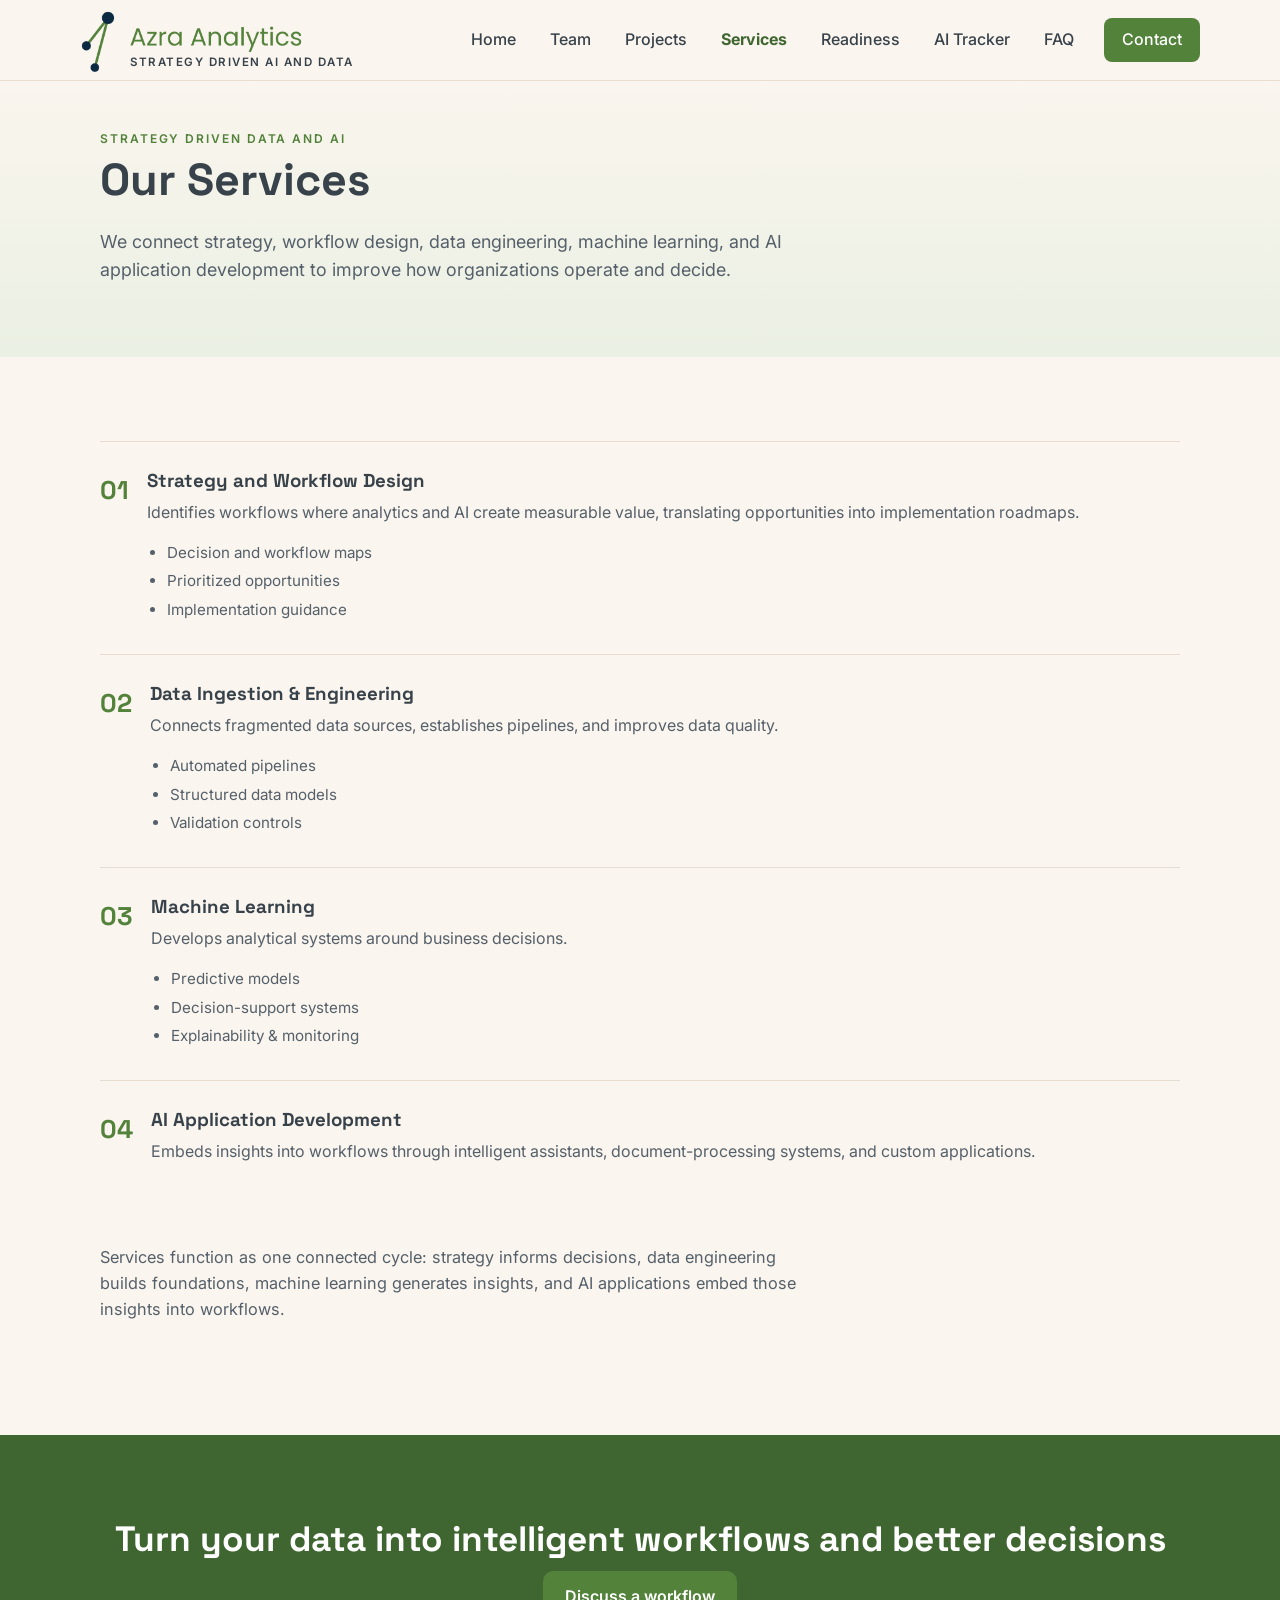
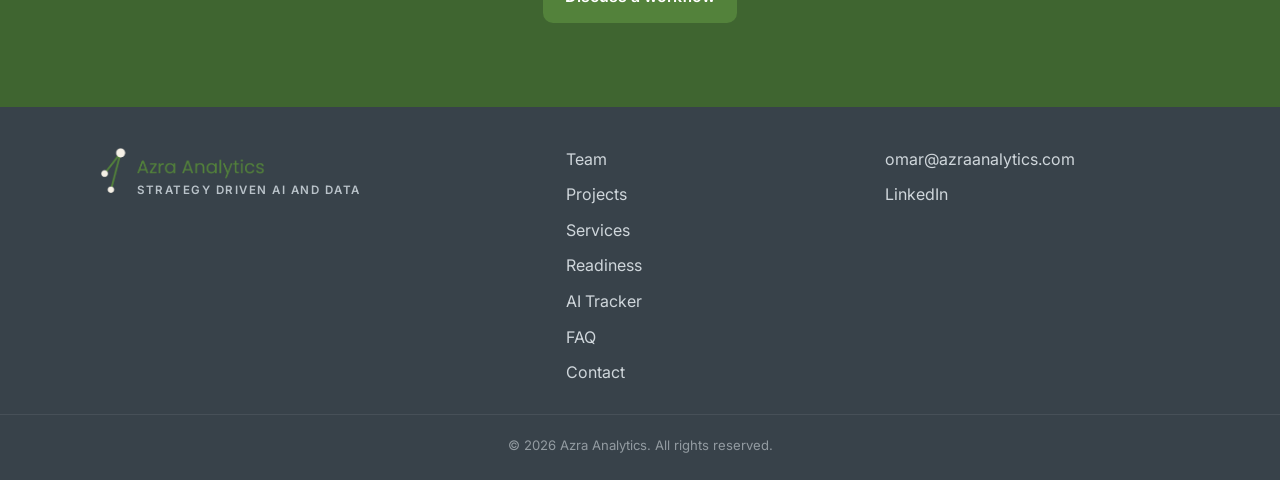
<file: services.html>
<!doctype html>
<html lang="en">
<head>
  <meta charset="utf-8" />
  <meta name="viewport" content="width=device-width, initial-scale=1" />
  <title>Our Services — Azra Analytics</title>
  <meta name="description" content="Strategy and workflow design, data ingestion and engineering, machine learning, and AI application development — one connected cycle." />
  <link rel="preconnect" href="https://fonts.googleapis.com" />
  <link rel="preconnect" href="https://fonts.gstatic.com" crossorigin />
  <link href="https://fonts.googleapis.com/css2?family=Space+Grotesk:wght@500;600;700&family=Inter:wght@400;500;600&display=swap" rel="stylesheet" />
  <link rel="stylesheet" href="styles.css" />
  <script type="application/ld+json">
  {
    "@context": "https://schema.org",
    "@graph": [
      {
        "@type": "ProfessionalService",
        "@id": "https://www.azraanalytics.com/#org",
        "name": "Azra Analytics",
        "url": "https://www.azraanalytics.com/",
        "email": "omar@azraanalytics.com",
        "slogan": "Strategy Driven AI and Data",
        "description": "Strategy-driven data and AI development firm connecting business strategy, workflow design, data engineering, machine learning, and AI application development.",
        "areaServed": "Worldwide",
        "address": { "@type": "PostalAddress", "addressRegion": "MI", "addressCountry": "US" },
        "sameAs": ["https://www.linkedin.com/company/azra-analytics"]
      },
      {
        "@type": "ItemList",
        "name": "Azra Analytics services",
        "itemListElement": [
          { "@type": "ListItem", "position": 1, "item": { "@type": "Service", "name": "Strategy and Workflow Design", "provider": { "@id": "https://www.azraanalytics.com/#org" }, "description": "Identifies workflows where analytics and AI create measurable value, translating opportunities into implementation roadmaps. Deliverables: decision and workflow maps, prioritized opportunities, implementation guidance." } },
          { "@type": "ListItem", "position": 2, "item": { "@type": "Service", "name": "Data Ingestion & Engineering", "provider": { "@id": "https://www.azraanalytics.com/#org" }, "description": "Connects fragmented data sources, establishes pipelines, and improves data quality. Deliverables: automated pipelines, structured data models, validation controls." } },
          { "@type": "ListItem", "position": 3, "item": { "@type": "Service", "name": "Machine Learning", "provider": { "@id": "https://www.azraanalytics.com/#org" }, "description": "Develops analytical systems around business decisions. Deliverables: predictive models, decision-support systems, explainability and monitoring." } },
          { "@type": "ListItem", "position": 4, "item": { "@type": "Service", "name": "AI Application Development", "provider": { "@id": "https://www.azraanalytics.com/#org" }, "description": "Embeds insights into workflows through intelligent assistants, document-processing systems, and custom applications." } }
        ]
      }
    ]
  }
  </script>
</head>
<body>
  <!-- ===== Header ===== -->
  <header class="site-header">
    <div class="container header-inner">
      <a class="brand" href="index.html" aria-label="Azra Analytics home">
        <img class="brand-logo" src="images/logo.png" alt="Azra Analytics" />
        <span class="brand-tag">Strategy Driven AI and Data</span>
      </a>

      <button class="nav-toggle" aria-expanded="false" aria-controls="primary-nav" aria-label="Open menu">
        <span></span><span></span><span></span>
      </button>

      <nav class="primary-nav" id="primary-nav">
        <a href="index.html">Home</a>
        <a href="team.html">Team</a>
        <a href="projects.html">Projects</a>
        <a href="services.html" aria-current="page">Services</a>
        <a href="readiness.html">Readiness</a>
        <a href="ai-adoption-tracker.html">AI Tracker</a>
        <a href="faq.html">FAQ</a>
        <a href="contact.html" class="nav-cta">Contact</a>
      </nav>
    </div>
  </header>

  <main>
    <!-- ===== Page intro ===== -->
    <section class="page-intro">
      <div class="container">
        <p class="eyebrow">Strategy driven data and AI</p>
        <h1>Our Services</h1>
        <p class="lead">We connect strategy, workflow design, data engineering, machine learning, and AI application development to improve how organizations operate and decide.</p>
      </div>
    </section>

    <!-- ===== Services list ===== -->
    <section class="section">
      <div class="container">
        <div class="service-row">
          <span class="service-num">01</span>
          <div>
            <h3>Strategy and Workflow Design</h3>
            <p>Identifies workflows where analytics and AI create measurable value, translating opportunities into implementation roadmaps.</p>
            <ul class="deliverables">
              <li>Decision and workflow maps</li>
              <li>Prioritized opportunities</li>
              <li>Implementation guidance</li>
            </ul>
          </div>
        </div>
        <div class="service-row">
          <span class="service-num">02</span>
          <div>
            <h3>Data Ingestion &amp; Engineering</h3>
            <p>Connects fragmented data sources, establishes pipelines, and improves data quality.</p>
            <ul class="deliverables">
              <li>Automated pipelines</li>
              <li>Structured data models</li>
              <li>Validation controls</li>
            </ul>
          </div>
        </div>
        <div class="service-row">
          <span class="service-num">03</span>
          <div>
            <h3>Machine Learning</h3>
            <p>Develops analytical systems around business decisions.</p>
            <ul class="deliverables">
              <li>Predictive models</li>
              <li>Decision-support systems</li>
              <li>Explainability &amp; monitoring</li>
            </ul>
          </div>
        </div>
        <div class="service-row">
          <span class="service-num">04</span>
          <div>
            <h3>AI Application Development</h3>
            <p>Embeds insights into workflows through intelligent assistants, document-processing systems, and custom applications.</p>
          </div>
        </div>

        <p class="section-intro" style="margin-top:36px">Services function as one connected cycle: strategy informs decisions, data engineering builds foundations, machine learning generates insights, and AI applications embed those insights into workflows.</p>
      </div>
    </section>

    <!-- ===== Contact CTA ===== -->
    <section class="section section-cta">
      <div class="container contact-inner">
        <h2 class="section-title">Turn your data into intelligent workflows and better decisions</h2>
        <a class="btn btn-primary" href="contact.html">Discuss a workflow</a>
      </div>
    </section>
  </main>

  <!-- ===== Footer ===== -->
  <footer class="site-footer">
    <div class="container footer-inner">
      <div class="footer-brand">
        <img class="footer-logo" src="images/logo-light.png" alt="Azra Analytics" />
        <span class="brand-tag">Strategy Driven AI and Data</span>
      </div>
      <nav class="footer-links" aria-label="Footer">
        <a href="team.html">Team</a>
        <a href="projects.html">Projects</a>
        <a href="services.html">Services</a>
        <a href="readiness.html">Readiness</a>
        <a href="ai-adoption-tracker.html">AI Tracker</a>
        <a href="faq.html">FAQ</a>
        <a href="contact.html">Contact</a>
      </nav>
      <div class="footer-contact">
        <a href="mailto:omar@azraanalytics.com">omar@azraanalytics.com</a>
        <a href="https://www.linkedin.com/company/azra-analytics" target="_blank" rel="noopener">LinkedIn</a>
      </div>
    </div>
    <p class="copyright">© 2026 Azra Analytics. All rights reserved.</p>
  </footer>

  <script>
    const toggle = document.querySelector('.nav-toggle');
    const nav = document.querySelector('.primary-nav');
    toggle.addEventListener('click', () => {
      const open = nav.classList.toggle('open');
      toggle.classList.toggle('open', open);
      toggle.setAttribute('aria-expanded', String(open));
    });
    nav.querySelectorAll('a').forEach(a =>
      a.addEventListener('click', () => {
        nav.classList.remove('open');
        toggle.classList.remove('open');
        toggle.setAttribute('aria-expanded', 'false');
      })
    );
  </script>
</body>
</html>
</file>
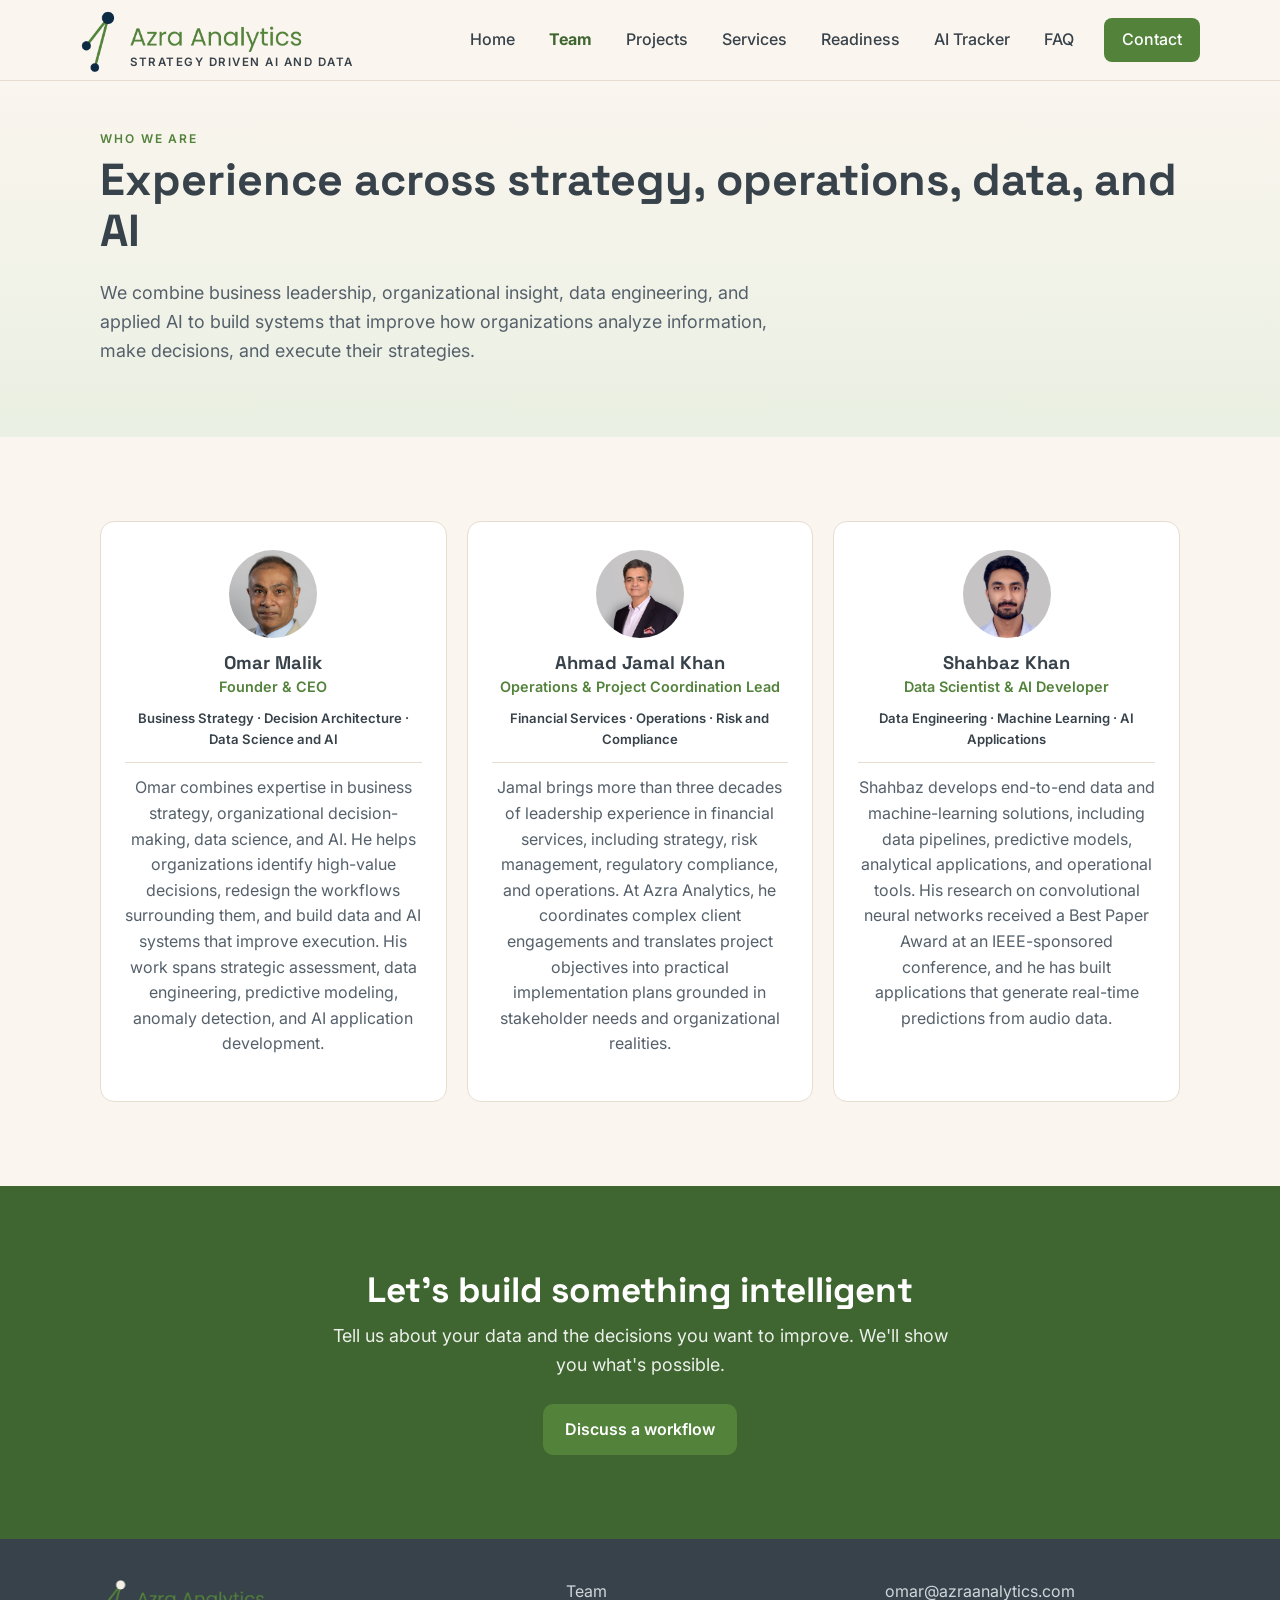
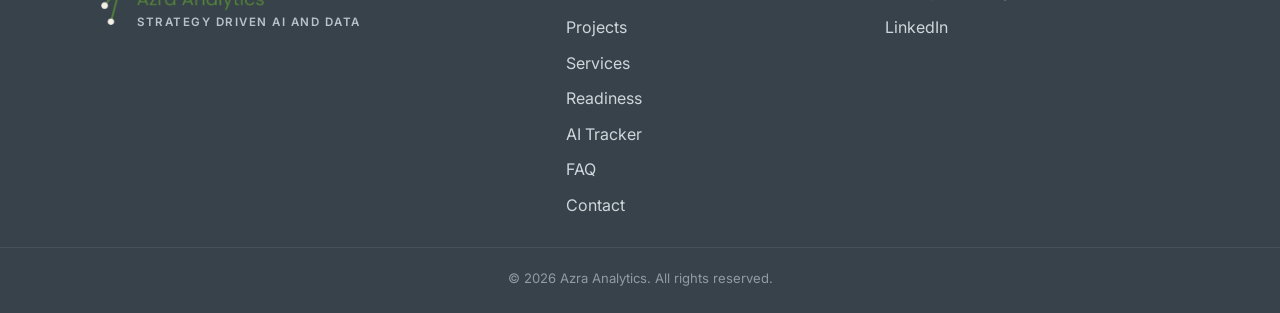
<file: team.html>
<!doctype html>
<html lang="en">
<head>
  <meta charset="utf-8" />
  <meta name="viewport" content="width=device-width, initial-scale=1" />
  <title>Meet Our Team — Azra Analytics</title>
  <meta name="description" content="Experience across strategy, operations, data, and AI — meet the Azra Analytics team." />
  <link rel="preconnect" href="https://fonts.googleapis.com" />
  <link rel="preconnect" href="https://fonts.gstatic.com" crossorigin />
  <link href="https://fonts.googleapis.com/css2?family=Space+Grotesk:wght@500;600;700&family=Inter:wght@400;500;600&display=swap" rel="stylesheet" />
  <link rel="stylesheet" href="styles.css" />
  <script type="application/ld+json">
  {
    "@context": "https://schema.org",
    "@graph": [
      {
        "@type": "ProfessionalService",
        "@id": "https://www.azraanalytics.com/#org",
        "name": "Azra Analytics",
        "url": "https://www.azraanalytics.com/",
        "email": "omar@azraanalytics.com",
        "slogan": "Strategy Driven AI and Data",
        "description": "Strategy-driven data and AI development firm connecting business strategy, workflow design, data engineering, machine learning, and AI application development.",
        "areaServed": "Worldwide",
        "address": { "@type": "PostalAddress", "addressRegion": "MI", "addressCountry": "US" },
        "sameAs": ["https://www.linkedin.com/company/azra-analytics"],
        "employee": [
          { "@type": "Person", "name": "Omar Malik", "jobTitle": "Founder & CEO", "knowsAbout": ["Business strategy", "Decision architecture", "Data science", "AI"] },
          { "@type": "Person", "name": "Ahmad Jamal Khan", "jobTitle": "Operations & Project Coordination Lead", "knowsAbout": ["Financial services", "Operations", "Risk and compliance"] },
          { "@type": "Person", "name": "Shahbaz Khan", "jobTitle": "Data Scientist & AI Developer", "knowsAbout": ["Data engineering", "Machine learning", "AI applications"] }
        ]
      }
    ]
  }
  </script>
</head>
<body>
  <!-- ===== Header ===== -->
  <header class="site-header">
    <div class="container header-inner">
      <a class="brand" href="index.html" aria-label="Azra Analytics home">
        <img class="brand-logo" src="images/logo.png" alt="Azra Analytics" />
        <span class="brand-tag">Strategy Driven AI and Data</span>
      </a>

      <button class="nav-toggle" aria-expanded="false" aria-controls="primary-nav" aria-label="Open menu">
        <span></span><span></span><span></span>
      </button>

      <nav class="primary-nav" id="primary-nav">
        <a href="index.html">Home</a>
        <a href="team.html" aria-current="page">Team</a>
        <a href="projects.html">Projects</a>
        <a href="services.html">Services</a>
        <a href="readiness.html">Readiness</a>
        <a href="ai-adoption-tracker.html">AI Tracker</a>
        <a href="faq.html">FAQ</a>
        <a href="contact.html" class="nav-cta">Contact</a>
      </nav>
    </div>
  </header>

  <main>
    <!-- ===== Page intro ===== -->
    <section class="page-intro">
      <div class="container">
        <p class="eyebrow">Who we are</p>
        <h1>Experience across strategy, operations, data, and AI</h1>
        <p class="lead">We combine business leadership, organizational insight, data engineering, and applied AI to build systems that improve how organizations analyze information, make decisions, and execute their strategies.</p>
      </div>
    </section>

    <!-- ===== Team ===== -->
    <section class="section">
      <div class="container">
        <div class="grid grid-3">
          <article class="team-card">
            <img class="avatar-photo" src="images/team/omar-malik.jpg" alt="Omar Malik" />
            <h3>Omar Malik</h3>
            <p class="role">Founder &amp; CEO</p>
            <p class="expertise">Business Strategy · Decision Architecture · Data Science and AI</p>
            <p>Omar combines expertise in business strategy, organizational decision-making, data science, and AI. He helps organizations identify high-value decisions, redesign the workflows surrounding them, and build data and AI systems that improve execution. His work spans strategic assessment, data engineering, predictive modeling, anomaly detection, and AI application development.</p>
          </article>
          <article class="team-card">
            <img class="avatar-photo" src="images/team/ahmad-jamal-khan.jpg" alt="Ahmad Jamal Khan" />
            <h3>Ahmad Jamal Khan</h3>
            <p class="role">Operations &amp; Project Coordination Lead</p>
            <p class="expertise">Financial Services · Operations · Risk and Compliance</p>
            <p>Jamal brings more than three decades of leadership experience in financial services, including strategy, risk management, regulatory compliance, and operations. At Azra Analytics, he coordinates complex client engagements and translates project objectives into practical implementation plans grounded in stakeholder needs and organizational realities.</p>
          </article>
          <article class="team-card">
            <img class="avatar-photo" src="images/team/shahbaz-khan.png" alt="Shahbaz Khan" />
            <h3>Shahbaz Khan</h3>
            <p class="role">Data Scientist &amp; AI Developer</p>
            <p class="expertise">Data Engineering · Machine Learning · AI Applications</p>
            <p>Shahbaz develops end-to-end data and machine-learning solutions, including data pipelines, predictive models, analytical applications, and operational tools. His research on convolutional neural networks received a Best Paper Award at an IEEE-sponsored conference, and he has built applications that generate real-time predictions from audio data.</p>
          </article>
        </div>
      </div>
    </section>

    <!-- ===== Contact CTA ===== -->
    <section class="section section-cta">
      <div class="container contact-inner">
        <h2 class="section-title">Let's build something intelligent</h2>
        <p class="lead">Tell us about your data and the decisions you want to improve. We'll show you what's possible.</p>
        <a class="btn btn-primary" href="contact.html">Discuss a workflow</a>
      </div>
    </section>
  </main>

  <!-- ===== Footer ===== -->
  <footer class="site-footer">
    <div class="container footer-inner">
      <div class="footer-brand">
        <img class="footer-logo" src="images/logo-light.png" alt="Azra Analytics" />
        <span class="brand-tag">Strategy Driven AI and Data</span>
      </div>
      <nav class="footer-links" aria-label="Footer">
        <a href="team.html">Team</a>
        <a href="projects.html">Projects</a>
        <a href="services.html">Services</a>
        <a href="readiness.html">Readiness</a>
        <a href="ai-adoption-tracker.html">AI Tracker</a>
        <a href="faq.html">FAQ</a>
        <a href="contact.html">Contact</a>
      </nav>
      <div class="footer-contact">
        <a href="mailto:omar@azraanalytics.com">omar@azraanalytics.com</a>
        <a href="https://www.linkedin.com/company/azra-analytics" target="_blank" rel="noopener">LinkedIn</a>
      </div>
    </div>
    <p class="copyright">© 2026 Azra Analytics. All rights reserved.</p>
  </footer>

  <script>
    const toggle = document.querySelector('.nav-toggle');
    const nav = document.querySelector('.primary-nav');
    toggle.addEventListener('click', () => {
      const open = nav.classList.toggle('open');
      toggle.classList.toggle('open', open);
      toggle.setAttribute('aria-expanded', String(open));
    });
    nav.querySelectorAll('a').forEach(a =>
      a.addEventListener('click', () => {
        nav.classList.remove('open');
        toggle.classList.remove('open');
        toggle.setAttribute('aria-expanded', 'false');
      })
    );
  </script>
</body>
</html>
</file>
<file: styles.css>
/* ===== Design tokens ===== */
:root {
  --green:        #53823b;
  --green-deep:   #3f6530;
  --green-tint:   #eaf0e3;
  --cream:        #faf5ee;
  --cream-deep:   #f2e9dc;
  --slate:        #38424a;   /* headings */
  --body:         #55606a;   /* body text */
  --white:        #ffffff;
  --border:       #e6ddd0;
  --radius:       14px;
  --shadow:       0 6px 24px rgba(56, 66, 74, 0.08);
  --maxw:         1120px;
  /* In logo.png the icon ends at x=441 and the "Azra Analytics" wordmark starts at
     x=653, on an 803px-tall canvas: 653/803. Used to indent the tagline so it lines
     up under the wordmark rather than under the icon. Remeasure if the logo changes. */
  --wordmark-x:   0.813;
  /* The icon is 774px tall but the wordmark only 325px, so 262px of the 803px canvas
     below "Azra Analytics" is empty. Pull the tagline back up through it, otherwise
     the lockup carries ~20px of invisible padding at desktop size. */
  --wordmark-bottom: 0.326;
}

/* ===== Base ===== */
* { box-sizing: border-box; }
html { scroll-behavior: smooth; }
body {
  margin: 0;
  font-family: "Inter", system-ui, -apple-system, Segoe UI, Roboto, sans-serif;
  color: var(--body);
  background: var(--cream);
  line-height: 1.6;
  -webkit-font-smoothing: antialiased;
}
h1, h2, h3 {
  font-family: "Space Grotesk", "Inter", system-ui, sans-serif;
  color: var(--slate);
  line-height: 1.15;
  margin: 0 0 .5em;
}
p { margin: 0 0 1rem; }
a { color: var(--green-deep); text-decoration: none; }
img { max-width: 100%; display: block; }

.container {
  width: 100%;
  max-width: var(--maxw);
  margin: 0 auto;
  padding: 0 20px;
}

/* ===== Buttons ===== */
.btn {
  display: inline-block;
  padding: 13px 22px;
  border-radius: 10px;
  font-weight: 600;
  font-size: 1rem;
  cursor: pointer;
  transition: transform .12s ease, background .2s ease, box-shadow .2s ease;
}
.btn-primary { background: var(--green); color: #fff; }
.btn-primary:hover { background: var(--green-deep); transform: translateY(-1px); box-shadow: var(--shadow); }
.btn-ghost { color: var(--green-deep); border: 1.5px solid var(--green); background: transparent; }
.btn-ghost:hover { background: var(--green-tint); }

/* ===== Header ===== */
.site-header {
  position: sticky;
  top: 0;
  z-index: 50;
  background: rgba(250, 245, 238, 0.92);
  backdrop-filter: blur(8px);
  border-bottom: 1px solid var(--border);
}
.header-inner {
  display: flex;
  align-items: center;
  justify-content: space-between;
  min-height: 68px;
  padding: 10px 0;
}
/* The logo artwork has no transparent margin baked in, so at the container's 20px
   padding the icon sits almost on the screen edge. Nudge it in on phones only —
   from 640px up the brand realigns with the container edge like everything else. */
.brand {
  display: flex;
  flex-direction: column;
  align-items: flex-start;
  gap: 4px;
  padding-left: 6px;
  --logo-h: 44px;
}
.brand-logo { height: var(--logo-h); width: auto; display: block; }
.brand-tag {
  /* Sits under the wordmark, not under the icon, and tight to its baseline —
     the flex gap on .brand / .footer-brand then sets the real visual spacing. */
  margin-left: calc(var(--logo-h) * var(--wordmark-x));
  margin-top: calc(-1 * var(--logo-h) * var(--wordmark-bottom));
  line-height: 1.2;
  font-family: "Inter", sans-serif;
  font-size: .62rem;
  font-weight: 600;
  letter-spacing: .13em;
  text-transform: uppercase;
  color: var(--slate);
}

/* Nav */
.primary-nav a {
  color: var(--slate);
  font-weight: 500;
  padding: 8px 4px;
}
.primary-nav a:hover { color: var(--green); }
.primary-nav a[aria-current="page"] { color: var(--green-deep); font-weight: 700; }
.nav-cta {
  background: var(--green);
  color: #fff !important;
  padding: 9px 18px !important;
  border-radius: 8px;
}
.nav-cta:hover { background: var(--green-deep); }

/* Hamburger */
.nav-toggle {
  display: none;
  flex-direction: column;
  gap: 5px;
  background: none;
  border: none;
  padding: 8px;
  cursor: pointer;
}
.nav-toggle span {
  width: 24px; height: 2px;
  background: var(--slate);
  transition: transform .2s ease, opacity .2s ease;
}
.nav-toggle.open span:nth-child(1) { transform: translateY(7px) rotate(45deg); }
.nav-toggle.open span:nth-child(2) { opacity: 0; }
.nav-toggle.open span:nth-child(3) { transform: translateY(-7px) rotate(-45deg); }

/* ===== Hero ===== */
.hero {
  background: linear-gradient(180deg, var(--cream) 0%, var(--green-tint) 100%);
  padding: 56px 0 64px;
}
.hero-inner {
  display: grid;
  grid-template-columns: 1fr;
  gap: 32px;
  align-items: center;
}
.hero h1 { font-size: clamp(2rem, 6vw, 3.2rem); }
.lead { font-size: 1.12rem; }
.hero-tagline {
  font-style: italic;
  color: var(--green-deep);
  font-weight: 500;
}
.hero-actions { display: flex; flex-wrap: wrap; gap: 12px; margin-top: 8px; }

/* Decorative network graphic (pure CSS, no image needed) */
.hero-visual { display: none; }
.network-graphic {
  aspect-ratio: 1 / 1;
  width: 100%;
  border-radius: 50%;
  background:
    radial-gradient(circle at 30% 30%, rgba(77,124,58,.18), transparent 45%),
    radial-gradient(circle at 70% 60%, rgba(77,124,58,.14), transparent 40%),
    repeating-radial-gradient(circle at center, transparent 0 18px, rgba(77,124,58,.10) 18px 19px);
}

/* ===== Sections ===== */
.section { padding: 64px 0; }
.section-alt { background: var(--cream-deep); }
.eyebrow {
  text-transform: uppercase;
  letter-spacing: .16em;
  font-size: .75rem;
  font-weight: 600;
  color: var(--green);
  margin-bottom: 6px;
}
.section-title { font-size: clamp(1.6rem, 4vw, 2.2rem); margin-bottom: 12px; }
.section-intro { max-width: 720px; font-size: 1.02rem; margin-bottom: 28px; }

/* ===== Grids & cards ===== */
.grid { display: grid; gap: 20px; grid-template-columns: 1fr; }
.card {
  background: var(--white);
  border: 1px solid var(--border);
  border-radius: var(--radius);
  padding: 26px 24px;
  transition: transform .15s ease, box-shadow .15s ease;
}
.card:hover { transform: translateY(-3px); box-shadow: var(--shadow); }
.card h3 { font-size: 1.18rem; }
.card p { margin: 0; }

/* Team */
.team-card {
  background: var(--white);
  border: 1px solid var(--border);
  border-radius: var(--radius);
  padding: 28px 24px;
  text-align: center;
}
.avatar-photo {
  width: 88px; height: 88px;
  margin: 0 auto 14px;
  border-radius: 50%;
  object-fit: cover;
  object-position: 50% 50%;
  background: var(--green-tint);
}
.team-card h3 { font-size: 1.15rem; margin-bottom: 2px; }
.role { color: var(--green); font-weight: 600; font-size: .9rem; margin-bottom: 10px; }
.expertise {
  font-size: .82rem;
  font-weight: 600;
  color: var(--slate);
  padding-bottom: 12px;
  margin-bottom: 12px;
  border-bottom: 1px solid var(--border);
}

/* ===== About / mission statement ===== */
.about-statement {
  font-family: "Space Grotesk", sans-serif;
  font-size: clamp(1.3rem, 3vw, 1.7rem);
  color: var(--slate);
  max-width: 780px;
}

/* ===== Numbered service list (services page) ===== */
.service-row {
  display: grid;
  grid-template-columns: auto 1fr;
  gap: 18px;
  padding: 28px 0;
  border-top: 1px solid var(--border);
}
.service-row:last-child { border-bottom: 1px solid var(--border); }
.service-num {
  font-family: "Space Grotesk", sans-serif;
  font-weight: 700;
  font-size: 1.6rem;
  color: var(--green);
}
.service-row h3 { margin-bottom: 8px; }
.deliverables {
  margin: 12px 0 0;
  padding-left: 20px;
  font-size: .95rem;
}
.deliverables li { margin-bottom: 4px; }

/* ===== FAQ list (faq page) ===== */
.faq-item {
  padding: 26px 0;
  border-top: 1px solid var(--border);
  max-width: 760px;
}
.faq-item:last-child { border-bottom: 1px solid var(--border); }
.faq-item h2 { font-size: 1.16rem; margin-bottom: 10px; }
.faq-item p { font-size: .98rem; }
.faq-item p:last-child { margin-bottom: 0; }

/* ===== Readiness assessment (readiness.html) ===== */
[hidden] { display: none !important; }

.assess-wrap { max-width: 760px; margin: 0 auto; }
.assess-panel {
  background: var(--white);
  border: 1px solid var(--border);
  border-radius: var(--radius);
  padding: 28px 24px;
}
.assess-panel h2 { font-size: 1.3rem; }
.assess-facts { margin: 0 0 22px; padding-left: 20px; font-size: .96rem; }
.assess-facts li { margin-bottom: 6px; }
.assess-note { font-size: .85rem; color: var(--body); margin: 14px 0 0; }

/* Progress */
.assess-progress-head {
  display: flex;
  justify-content: space-between;
  align-items: baseline;
  gap: 12px;
  font-size: .82rem;
  font-weight: 600;
  color: var(--slate);
  margin-bottom: 8px;
}
.assess-progress-head .assess-dim { color: var(--green); text-transform: uppercase; letter-spacing: .1em; }
.assess-bar {
  height: 6px;
  border-radius: 999px;
  background: var(--cream-deep);
  overflow: hidden;
  margin-bottom: 24px;
}
.assess-bar span {
  display: block;
  height: 100%;
  width: 0;
  background: var(--green);
  border-radius: 999px;
  transition: width .25s ease;
}

/* Question */
.assess-question { border: 0; padding: 0; margin: 0; }
.assess-question legend {
  font-family: "Space Grotesk", "Inter", system-ui, sans-serif;
  color: var(--slate);
  font-size: 1.22rem;
  line-height: 1.25;
  font-weight: 600;
  padding: 0;
  margin-bottom: 18px;
}
.assess-option {
  display: flex;
  gap: 12px;
  align-items: flex-start;
  padding: 14px 16px;
  margin-bottom: 10px;
  border: 1.5px solid var(--border);
  border-radius: 10px;
  background: var(--cream);
  cursor: pointer;
  font-size: .98rem;
  transition: border-color .15s ease, background .15s ease;
}
.assess-option:hover { border-color: var(--green); background: var(--white); }
.assess-option input { margin: 4px 0 0; accent-color: var(--green); flex: none; }
.assess-option input:focus-visible { outline: 2px solid var(--green-deep); outline-offset: 3px; }
.assess-option.is-selected { border-color: var(--green); background: var(--green-tint); }
.assess-nav { display: flex; gap: 12px; margin-top: 18px; }
.assess-back {
  background: none;
  border: none;
  font: inherit;
  color: var(--green-deep);
  font-weight: 600;
  cursor: pointer;
  padding: 8px 0;
}
.assess-back[disabled] { opacity: .35; cursor: default; }

/* Results — score header */
.assess-score-head {
  display: grid;
  grid-template-columns: 1fr;
  gap: 20px;
  align-items: center;
  justify-items: center;
  text-align: center;
  margin-bottom: 28px;
}
.assess-ring { width: 132px; height: 132px; flex: none; }
.assess-ring-track { fill: none; stroke: var(--cream-deep); stroke-width: 12; }
.assess-ring-value {
  fill: none;
  stroke: var(--green);
  stroke-width: 12;
  stroke-linecap: round;
  transform: rotate(-90deg);
  transform-origin: 50% 50%;
}
.assess-ring-num {
  font-family: "Space Grotesk", sans-serif;
  font-size: 30px;
  font-weight: 700;
  fill: var(--slate);
}
.assess-band { font-size: 1.5rem; margin-bottom: 6px; }
.assess-score-head p { margin: 0; }

/* Radar */
.assess-radar { width: 100%; max-width: 420px; margin: 0 auto 8px; display: block; }
.radar-grid { fill: none; stroke: var(--border); stroke-width: 1; }
.radar-axis { stroke: var(--border); stroke-width: 1; }
.radar-area { fill: rgba(83, 130, 59, .22); stroke: var(--green); stroke-width: 2; stroke-linejoin: round; }
.radar-dot { fill: var(--green-deep); }
.radar-label {
  font-family: "Inter", sans-serif;
  font-size: 12px;
  font-weight: 600;
  fill: var(--slate);
}
.radar-label tspan.radar-score { fill: var(--green); }

/* Dimension bars */
.assess-dims { margin: 0 0 8px; padding: 0; list-style: none; }
.assess-dim-row { padding: 18px 0; border-top: 1px solid var(--border); }
.assess-dim-row:last-child { border-bottom: 1px solid var(--border); }
.assess-dim-head {
  display: flex;
  justify-content: space-between;
  align-items: baseline;
  gap: 12px;
  margin-bottom: 8px;
}
.assess-dim-head h3 { font-size: 1.05rem; margin: 0; }
.assess-dim-head b {
  font-family: "Space Grotesk", sans-serif;
  color: var(--green);
  font-size: 1.05rem;
}
.assess-dim-track {
  height: 8px;
  border-radius: 999px;
  background: var(--cream-deep);
  overflow: hidden;
  margin-bottom: 10px;
}
.assess-dim-track span { display: block; height: 100%; background: var(--green); border-radius: 999px; }
.assess-dim-row p { margin: 0; font-size: .95rem; }

/* Moves */
.assess-move {
  background: var(--white);
  border: 1px solid var(--border);
  border-left: 4px solid var(--green);
  border-radius: 10px;
  padding: 20px 22px;
  margin-bottom: 14px;
}
.assess-move h3 { font-size: 1.08rem; margin-bottom: 8px; }
.assess-move p { font-size: .96rem; }
.assess-move p:last-child { margin-bottom: 0; }
.assess-move .assess-service {
  font-size: .78rem;
  font-weight: 600;
  text-transform: uppercase;
  letter-spacing: .1em;
  color: var(--green);
}

/* Result actions */
.assess-actions { display: flex; flex-wrap: wrap; gap: 12px; margin: 24px 0 8px; }
.assess-send {
  background: var(--white);
  border: 1px solid var(--border);
  border-radius: var(--radius);
  padding: 24px 22px;
  margin-top: 28px;
}
.assess-send h3 { font-size: 1.1rem; }
.assess-send .form-row { margin-bottom: 16px; }
.assess-status { font-size: .88rem; font-weight: 600; color: var(--green-deep); min-height: 1.2em; }

/* ===== Print: results as a clean one-pager ===== */
@media print {
  .site-header, .site-footer, .assess-actions, .assess-send,
  .assess-restart, .section-cta, .page-intro { display: none !important; }
  body { background: #fff; }
  .section { padding: 0; }
  .assess-panel, .assess-move { border: 1px solid #ccc; box-shadow: none; }
  .assess-move { break-inside: avoid; }
}

/* ===== Page intro (non-hero pages) ===== */
.page-intro {
  background: linear-gradient(180deg, var(--cream) 0%, var(--green-tint) 100%);
  padding: 48px 0 56px;
}
.page-intro h1 { font-size: clamp(1.9rem, 5vw, 2.8rem); }
.page-intro .lead { max-width: 700px; }

/* ===== Contact form ===== */
.contact-layout {
  display: grid;
  grid-template-columns: 1fr;
  gap: 40px;
}
.contact-form {
  display: grid;
  grid-template-columns: 1fr;
  gap: 16px;
  background: var(--white);
  border: 1px solid var(--border);
  border-radius: var(--radius);
  padding: 28px;
}
.form-row { display: grid; grid-template-columns: 1fr; gap: 16px; }
.field { display: flex; flex-direction: column; gap: 6px; }
.field label { font-size: .88rem; font-weight: 600; color: var(--slate); }
.field input, .field textarea {
  font: inherit;
  padding: 11px 13px;
  border: 1.5px solid var(--border);
  border-radius: 8px;
  background: var(--cream);
  color: var(--slate);
}
.field input:focus, .field textarea:focus {
  outline: none;
  border-color: var(--green);
  background: var(--white);
}
.field textarea { resize: vertical; min-height: 120px; }
.form-note { font-size: .85rem; color: var(--body); }
.contact-meta h3 { font-size: 1.1rem; margin-bottom: 6px; }
.contact-meta .meta-block { margin-bottom: 26px; }

/* ===== AI Adoption Tracker page ===== */
.tracker-hero {
  background: linear-gradient(180deg, var(--cream) 0%, var(--green-tint) 100%);
  padding: 56px 0 64px;
  text-align: center;
}
.tracker-hero .eyebrow { justify-content: center; }
.tracker-hero h1 { font-size: clamp(2rem, 5vw, 2.9rem); max-width: 820px; margin: 0 auto 18px; }
.tracker-hero .lead { max-width: 700px; margin: 0 auto 28px; }
.tracker-panel {
  max-width: 760px;
  margin: 0 auto;
  background: var(--white);
  border: 1px solid var(--border);
  border-radius: var(--radius);
  padding: 32px 28px;
  text-align: left;
}
.tracker-panel p:last-of-type { margin-bottom: 22px; }

/* ===== Contact CTA ===== */
.section-cta {
  background: var(--green-deep);
  text-align: center;
}
.section-cta .section-title,
.section-cta .lead { color: #fff; }
.section-cta .lead { opacity: .9; max-width: 620px; margin: 0 auto 24px; }
.contact-inner { display: flex; flex-direction: column; align-items: center; }

/* ===== Footer ===== */
.site-footer {
  background: var(--slate);
  color: #cfd6db;
  padding: 40px 0 24px;
}
.footer-inner {
  display: grid;
  grid-template-columns: 1fr;
  gap: 24px;
}
.footer-logo { height: var(--logo-h); width: auto; display: block; }
.footer-brand {
  display: flex;
  flex-direction: column;
  align-items: flex-start;
  gap: 6px;
  --logo-h: 36px;
}
.footer-brand .brand-tag { color: #b9c2c9; }
.footer-links { display: flex; flex-direction: column; gap: 10px; }
.footer-links a, .footer-contact a { color: #cfd6db; }
.footer-links a:hover, .footer-contact a:hover { color: #fff; }
.footer-contact { display: flex; flex-direction: column; gap: 10px; }
.copyright {
  text-align: center;
  font-size: .82rem;
  opacity: .6;
  margin: 28px 0 0;
  padding-top: 20px;
  border-top: 1px solid rgba(255,255,255,.12);
}

/* ===== Tablet ===== */
@media (min-width: 640px) {
  .grid-2 { grid-template-columns: repeat(2, 1fr); }
  .grid-3 { grid-template-columns: repeat(2, 1fr); }
  .grid-4 { grid-template-columns: repeat(2, 1fr); }
  .footer-inner { grid-template-columns: 1.5fr 1fr 1fr; }
  .footer-links { flex-direction: column; }
  .brand { padding-left: 0; --logo-h: 54px; }
  .footer-brand { --logo-h: 42px; }
  .brand-tag { font-size: .68rem; }
  .form-row { grid-template-columns: 1fr 1fr; }
  .assess-score-head {
    grid-template-columns: auto 1fr;
    justify-items: start;
    text-align: left;
    gap: 28px;
  }
}

/* ===== Desktop ===== */
/* Nav switches to the horizontal bar at 1000px, not 900px: with eight items the row
   overflows a 900px viewport. Gap widens again once there is room for it. */
@media (min-width: 1000px) {
  .nav-toggle { display: none; }
  .primary-nav {
    display: flex;
    align-items: center;
    gap: 20px;
  }
}
@media (min-width: 1120px) {
  .primary-nav { gap: 26px; }
}

@media (min-width: 900px) {
  .hero { padding: 80px 0 90px; }
  .hero-inner { grid-template-columns: 1.15fr .85fr; gap: 48px; }
  .hero-visual { display: block; }
  .grid-3 { grid-template-columns: repeat(3, 1fr); }
  .grid-4 { grid-template-columns: repeat(4, 1fr); }
  .section { padding: 84px 0; }
  .brand { --logo-h: 62px; }
  .footer-brand { --logo-h: 46px; }
  .brand-tag { font-size: .72rem; }
  .contact-layout { grid-template-columns: 1.3fr .9fr; }
}

/* ===== Mobile nav (below 1000px) ===== */
@media (max-width: 999px) {
  .nav-toggle { display: flex; }
  .primary-nav {
    position: absolute;
    top: 68px; left: 0; right: 0;
    background: var(--cream);
    border-bottom: 1px solid var(--border);
    flex-direction: column;
    align-items: stretch;
    gap: 0;
    padding: 8px 20px 16px;
    display: none;
    box-shadow: var(--shadow);
  }
  .primary-nav.open { display: flex; }
  .primary-nav a {
    padding: 14px 4px;
    border-bottom: 1px solid var(--border);
    font-size: 1.05rem;
  }
  .nav-cta { text-align: center; margin-top: 10px; border-bottom: none !important; }
}
</file>
